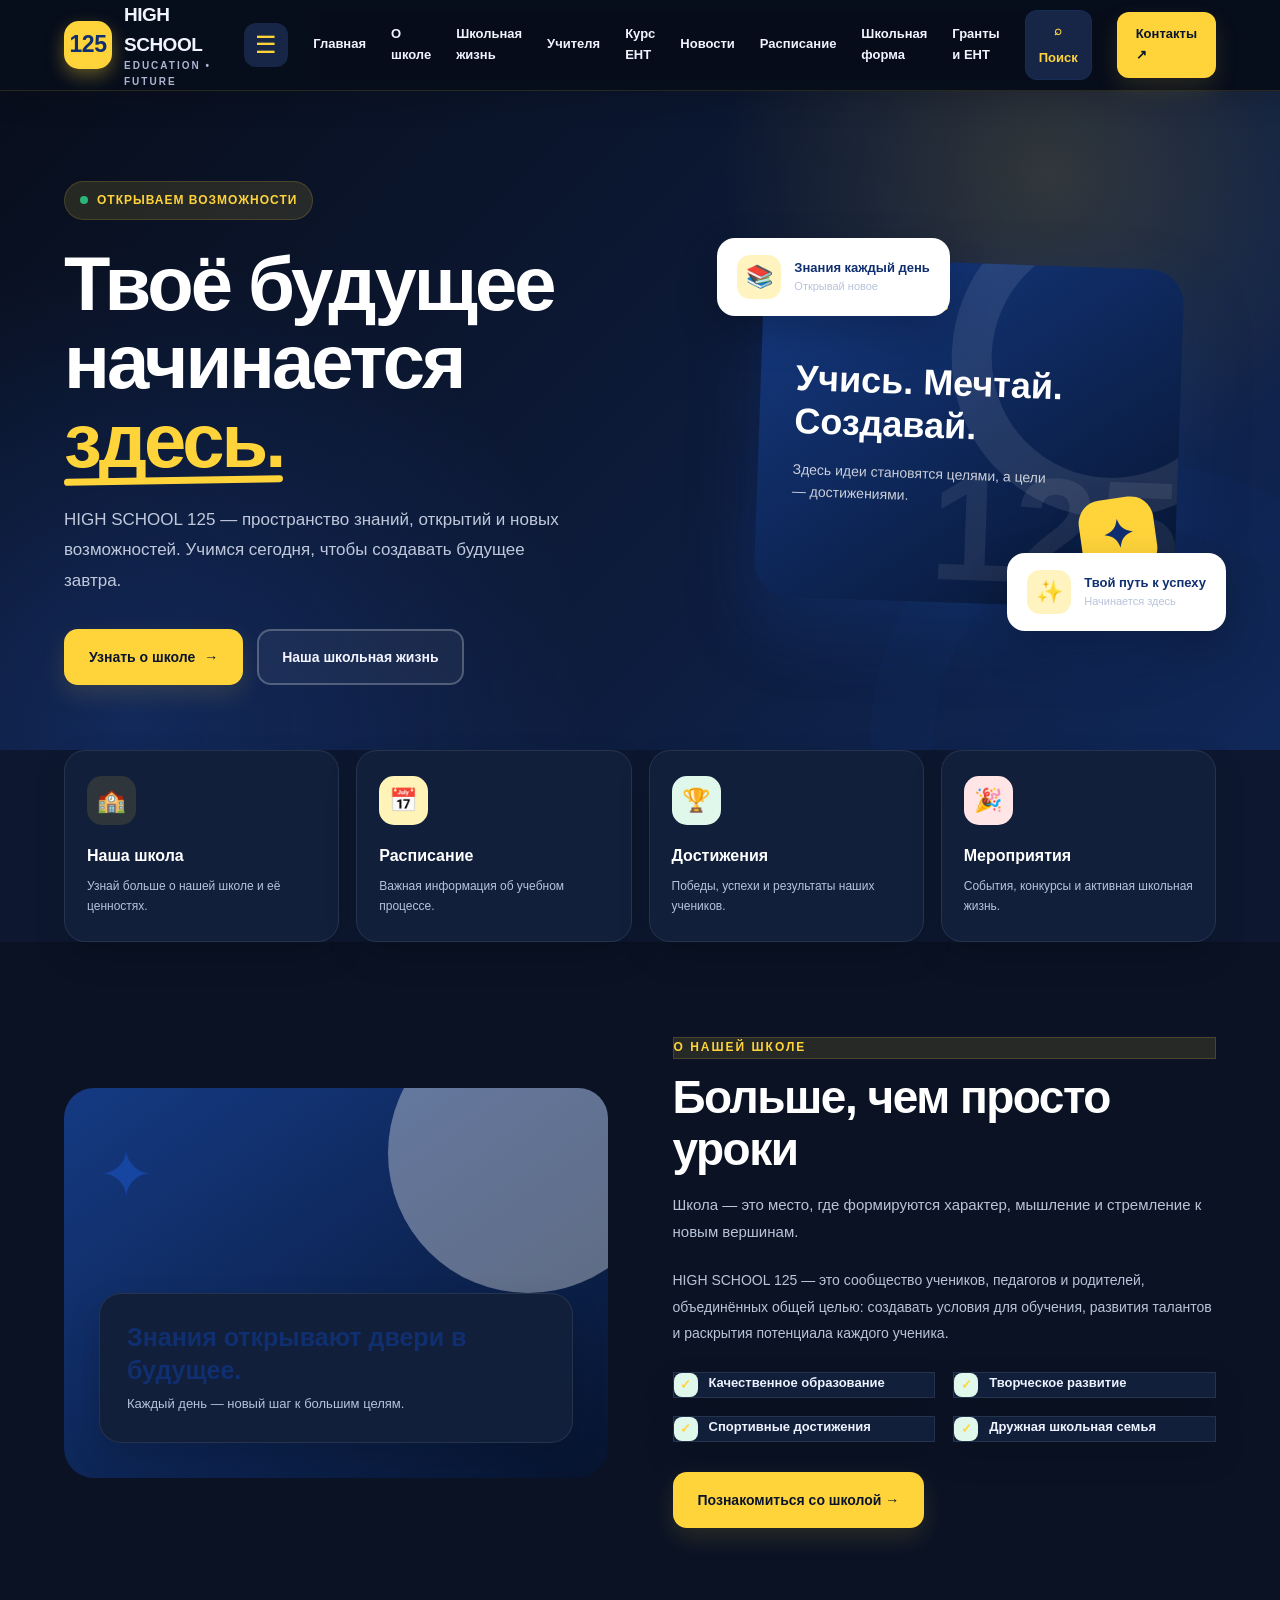
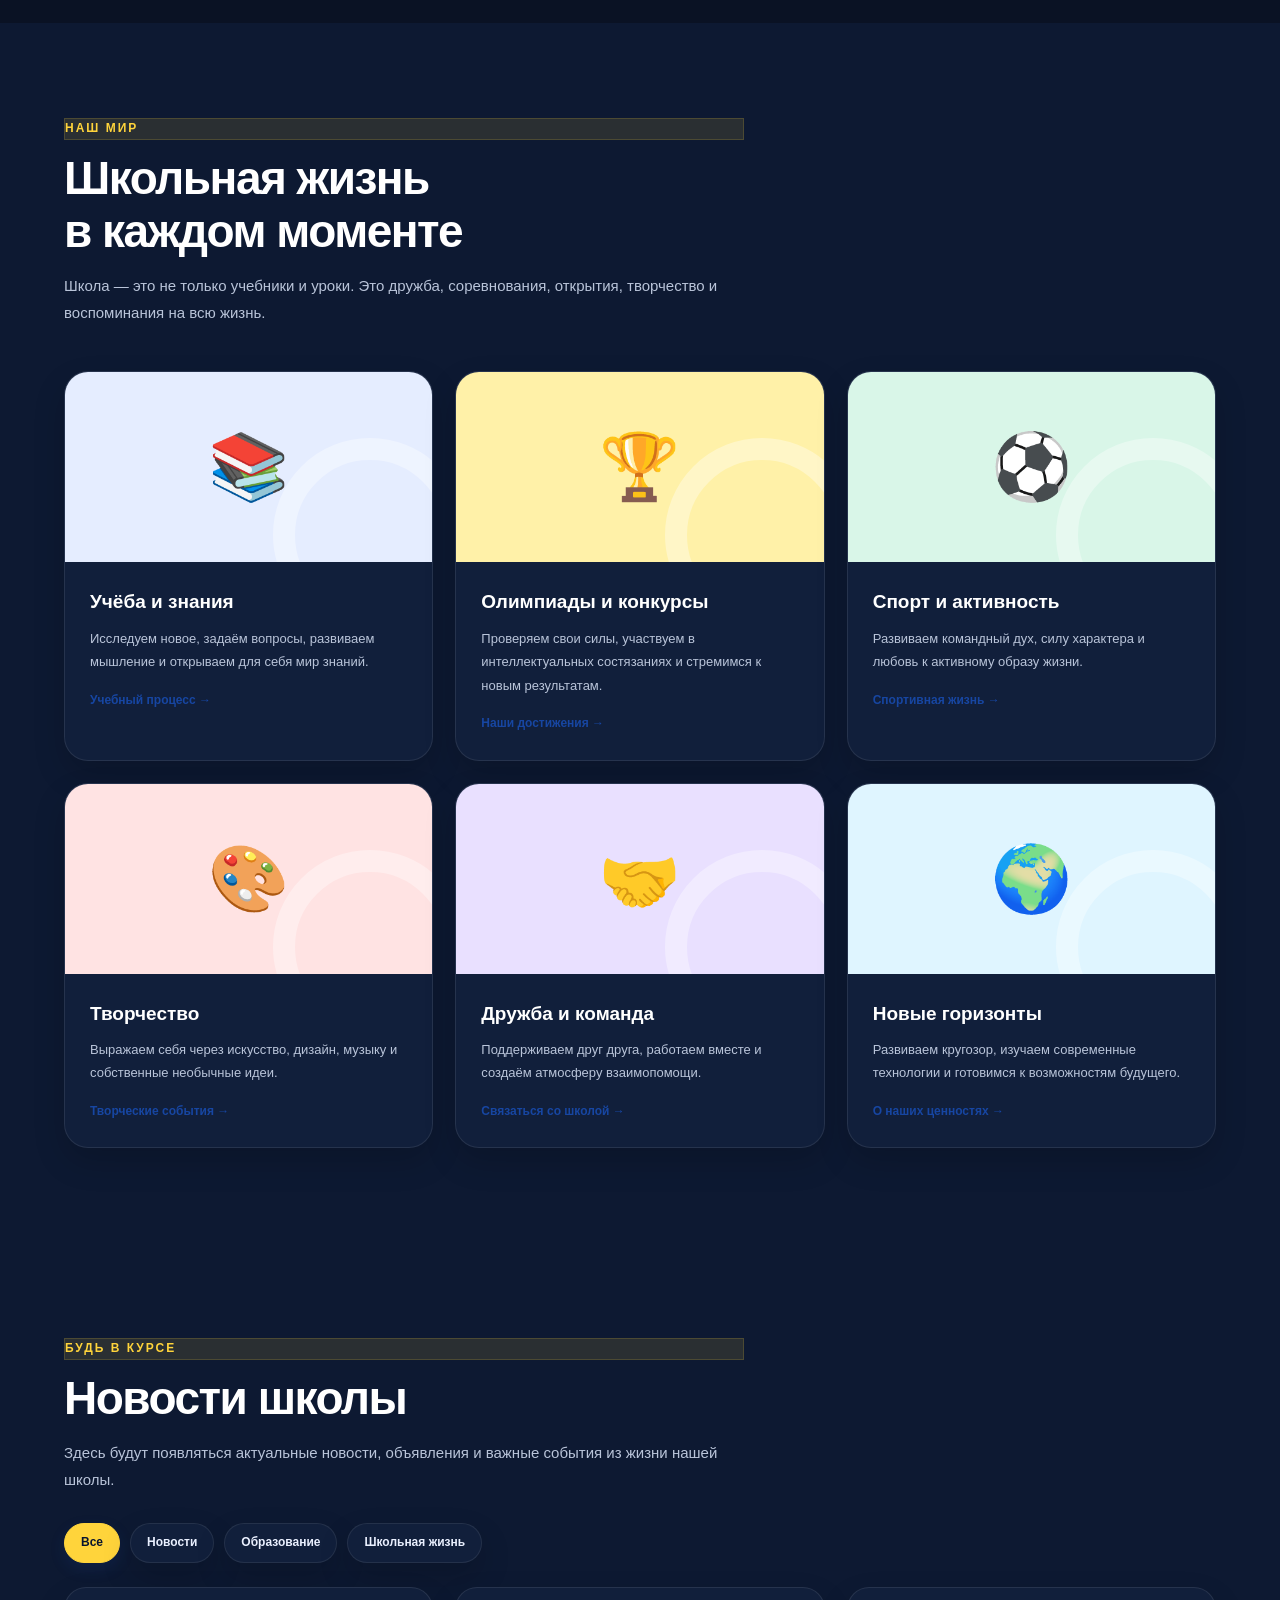
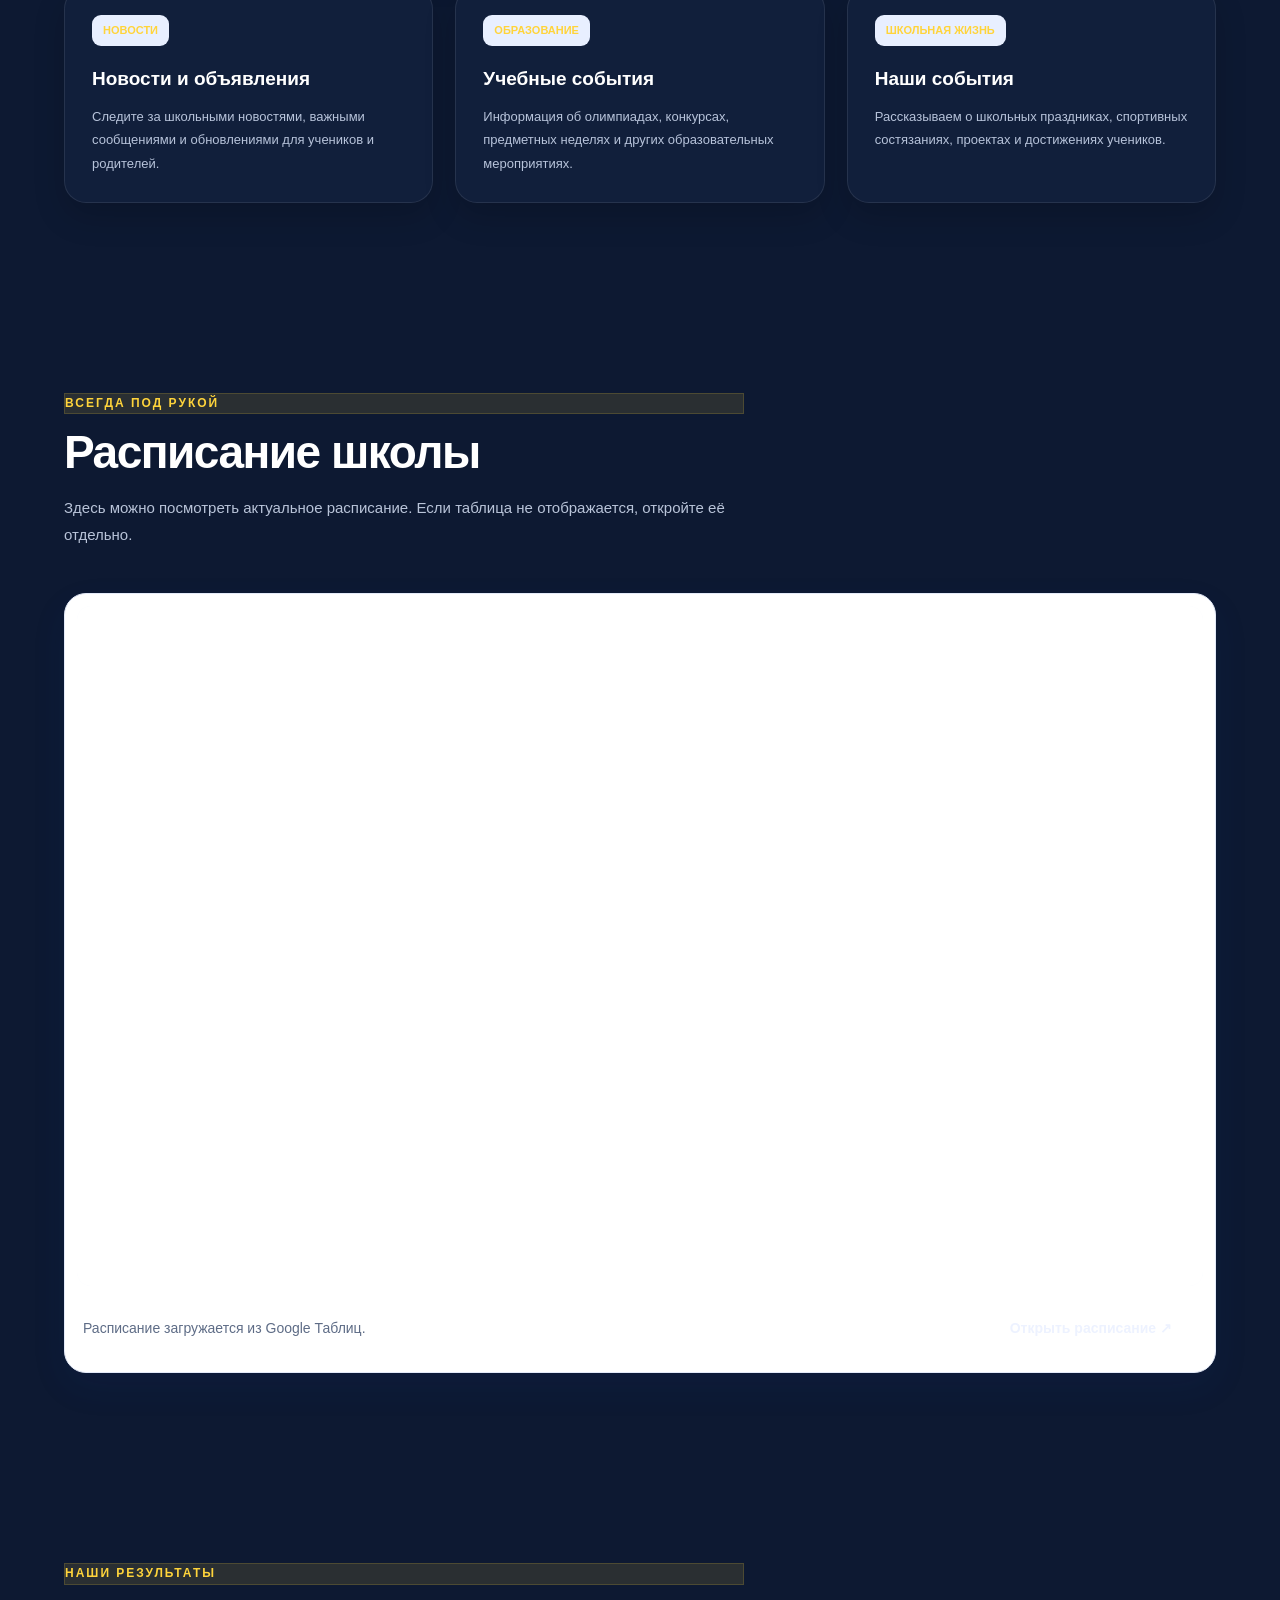
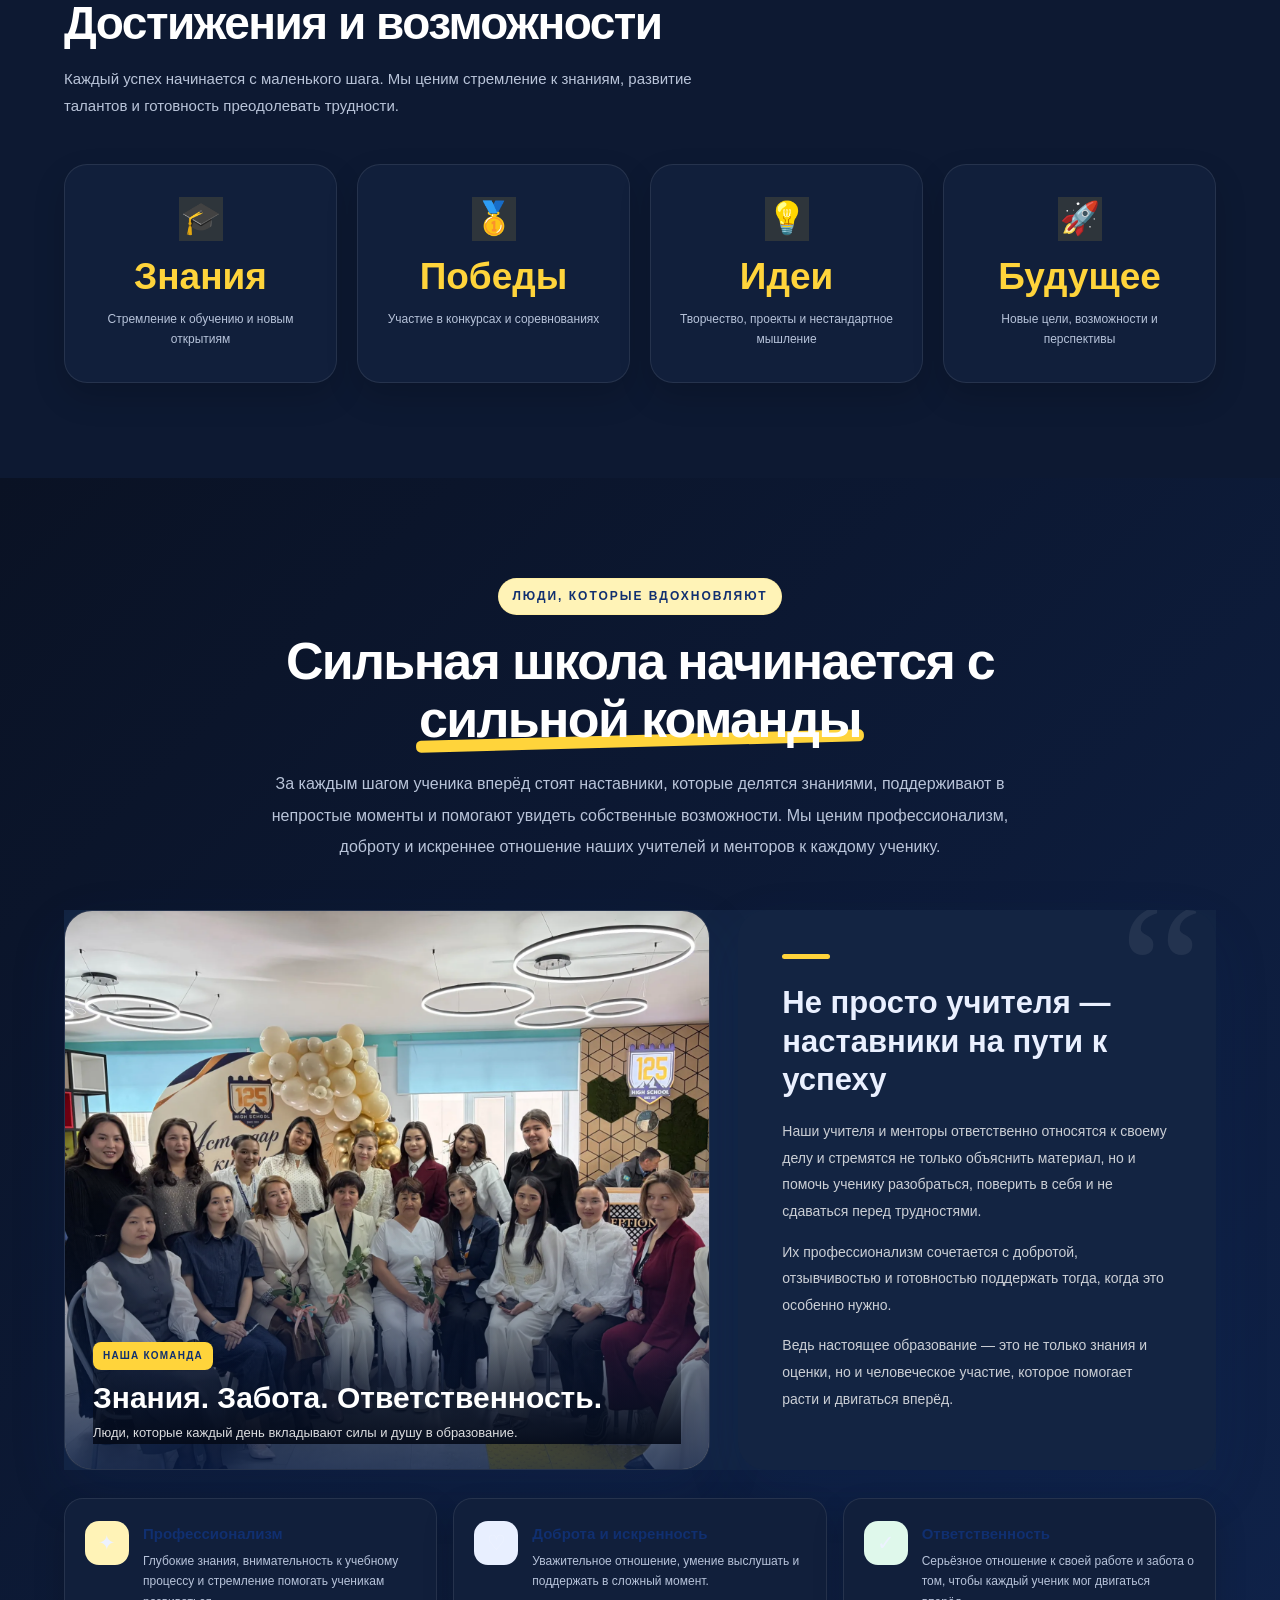
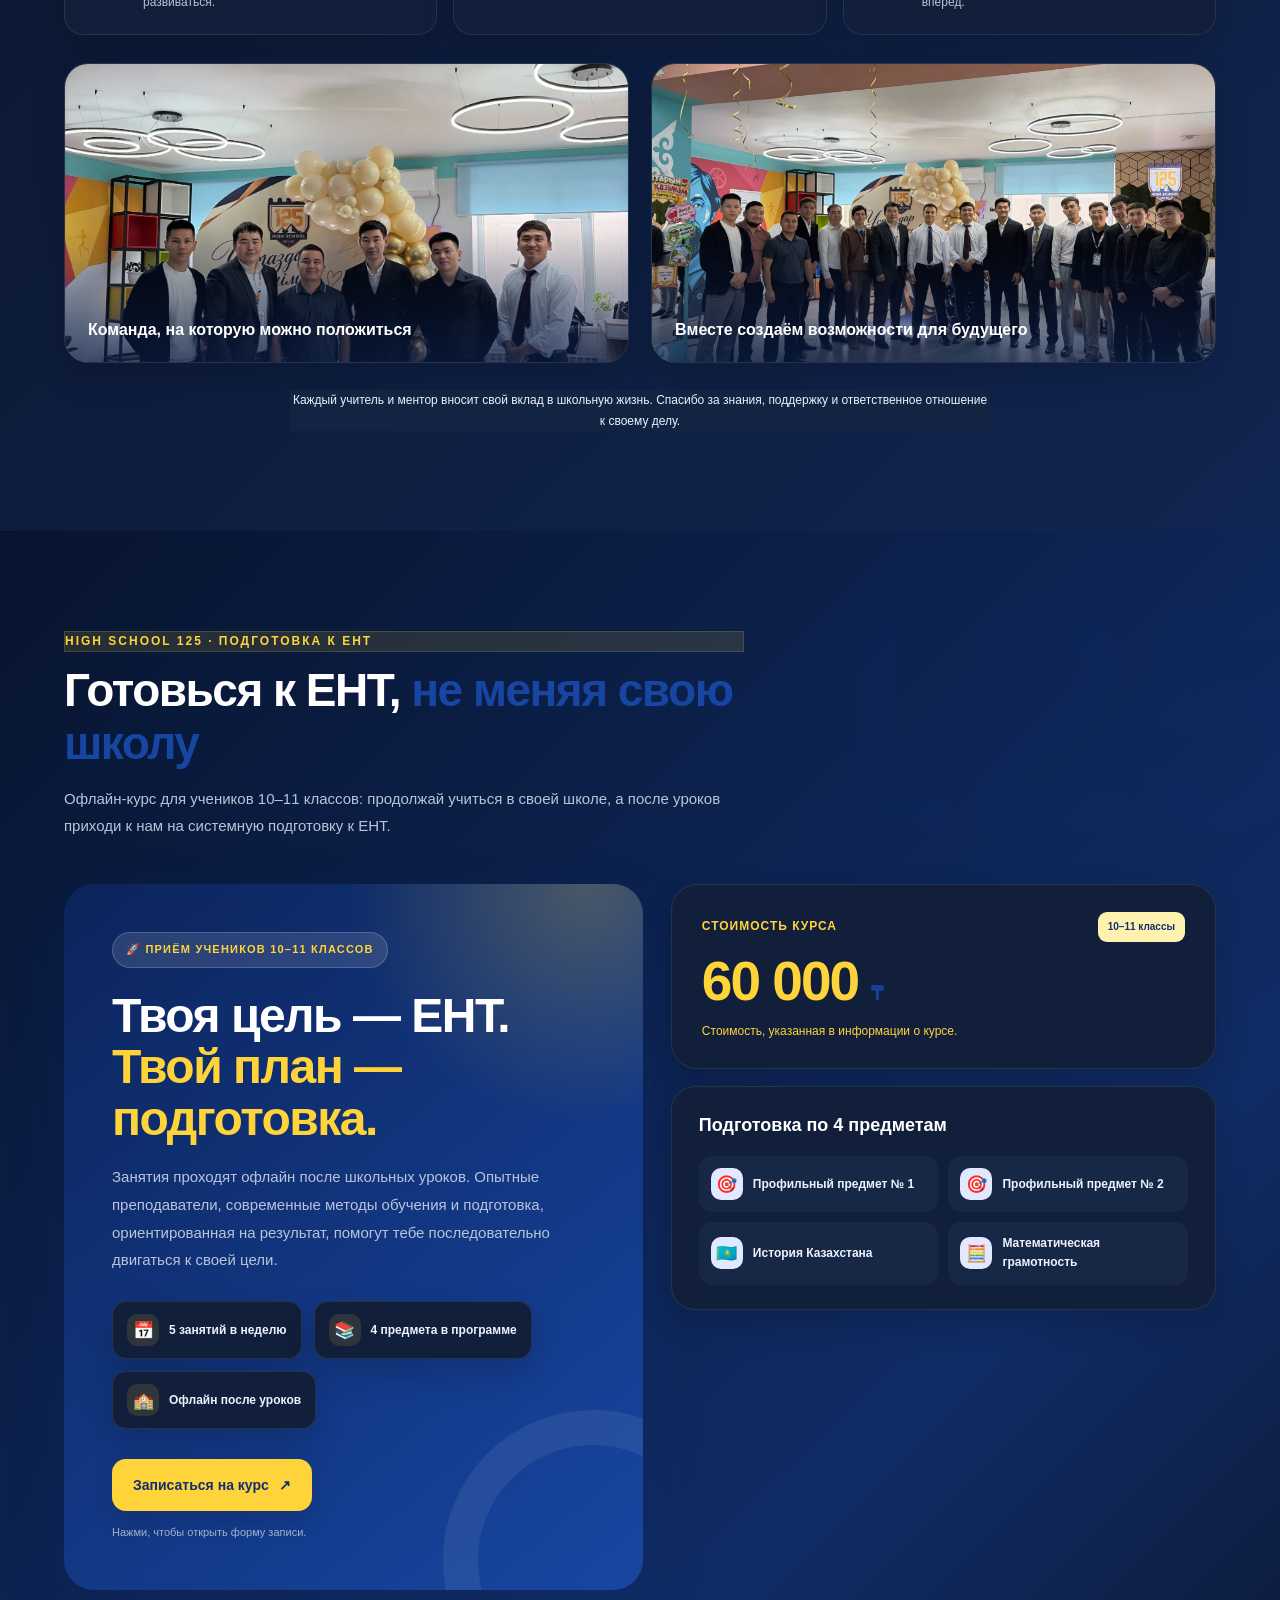
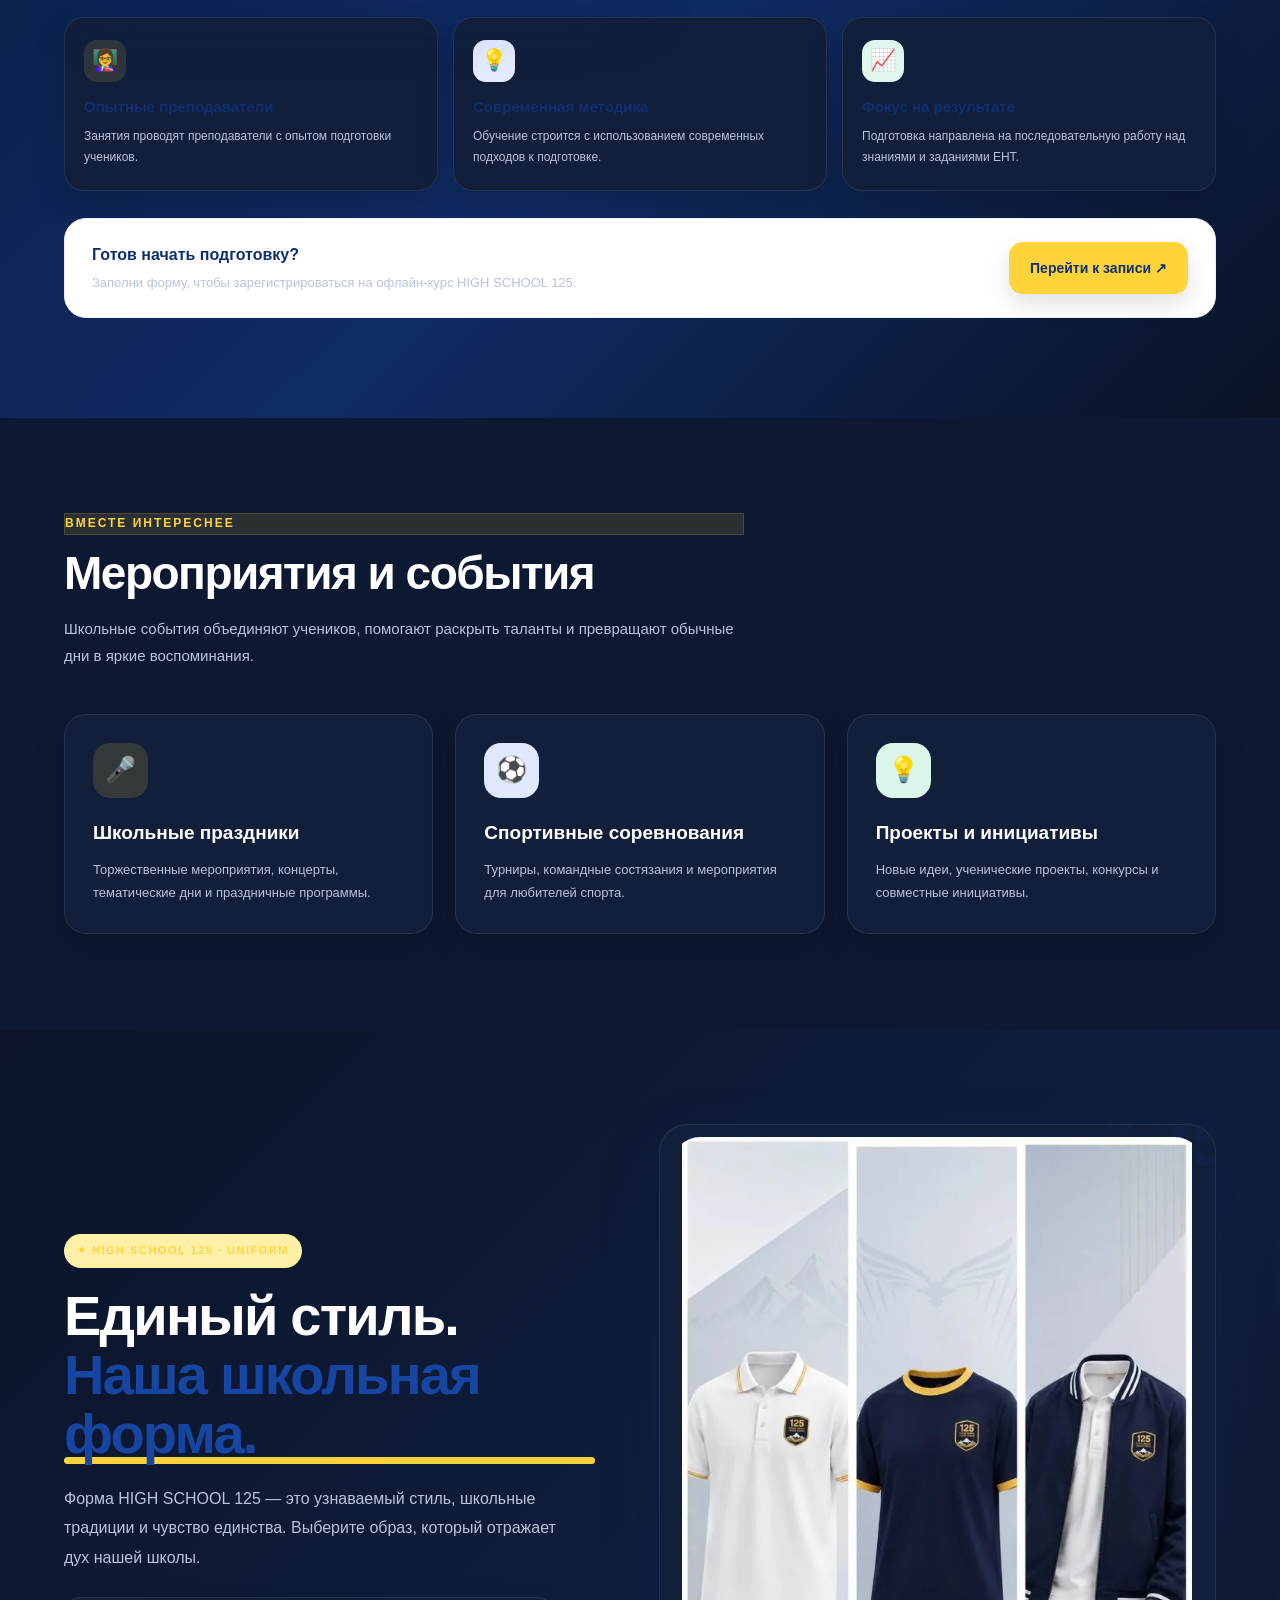
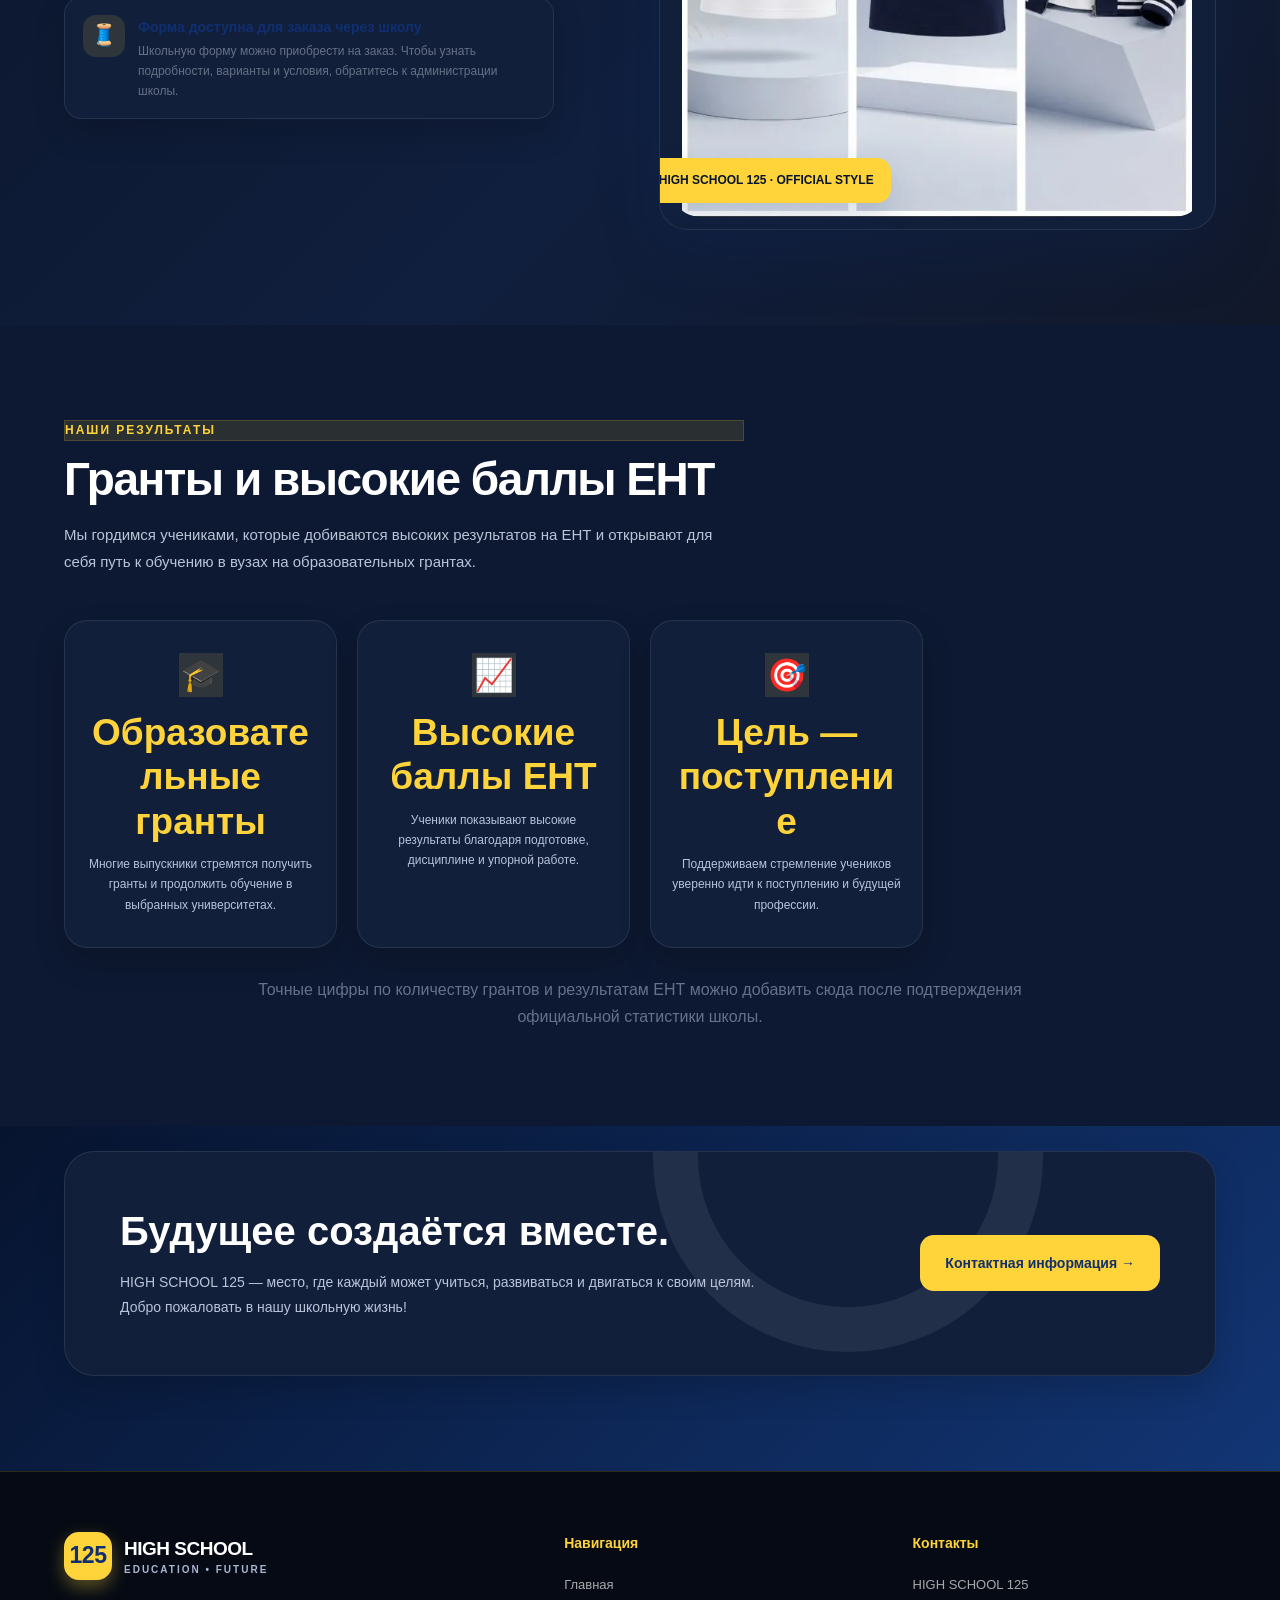
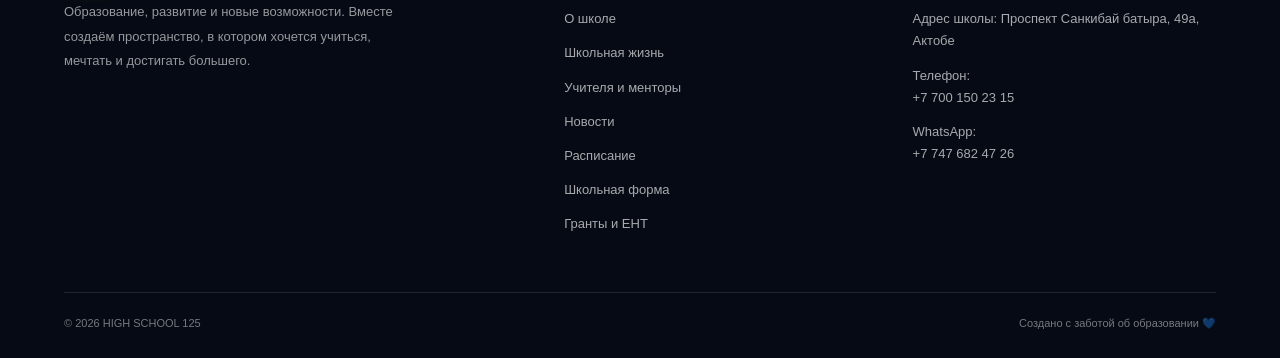
<file: high_school_125_site/index.html>
<!DOCTYPE html>
<html lang="ru">
<head>
    <meta charset="UTF-8">
    <meta name="viewport" content="width=device-width, initial-scale=1.0">
    <title>HIGH SCHOOL 125 — Школа будущего</title>
    <link rel="stylesheet" href="style.css">
</head>
<body>
    <header>
        <div class="container header-inner">
            <a href="#home" class="logo">
                <div class="logo-icon">125</div>
                <div>HIGH SCHOOL<small>EDUCATION • FUTURE</small></div>
            </a>
            <button class="menu-toggle" id="menuToggle" aria-label="Открыть меню" aria-expanded="false" aria-controls="mainNav">☰</button>
            <nav id="mainNav">
                <a href="#home">Главная</a><a href="#about">О школе</a><a href="#life">Школьная жизнь</a><a href="#teachers">Учителя</a><a href="#offline-course">Курс ЕНТ</a>
                <a href="#news">Новости</a><a href="#schedule">Расписание</a><a href="#uniform">Школьная форма</a><a href="#grants">Гранты и ЕНТ</a><button class="search-toggle" id="searchToggle" type="button" aria-label="Поиск по сайту" aria-expanded="false">⌕ <span>Поиск</span></button><a href="#contacts" class="nav-button">Контакты ↗</a>
            </nav>
        </div>
    </header>

    <div class="search-panel" id="searchPanel" hidden>
        <div class="search-panel-inner container">
            <label for="siteSearch">Что вы хотите найти?</label>
            <div class="search-input-wrap"><span aria-hidden="true">⌕</span><input id="siteSearch" type="search" placeholder="Например: расписание, спорт, новости…" autocomplete="off"><button id="clearSearch" type="button" aria-label="Очистить поиск">✕</button></div>
            <p class="search-hint" id="searchHint">Введите слово или тему — покажем подходящие разделы сайта.</p>
            <div class="search-results" id="searchResults" aria-live="polite"></div>
        </div>
    </div>
    <div class="scroll-progress" id="scrollProgress" aria-hidden="true"></div>

    <main>
        <section class="hero" id="home">
            <div class="container hero-grid">
                <div class="hero-content">
                    <div class="eyebrow">Открываем возможности</div>
                    <h1>Твоё будущее начинается <span>здесь.</span></h1>
                    <p class="hero-description">HIGH SCHOOL 125 — пространство знаний, открытий и новых возможностей. Учимся сегодня, чтобы создавать будущее завтра.</p>
                    <div class="hero-actions">
                        <a href="#about" class="button button-primary">Узнать о школе <span>→</span></a>
                        <a href="#life" class="button button-secondary">Наша школьная жизнь</a>
                    </div>
                </div>
                <div class="hero-visual">
                    <div class="floating-card top"><div class="floating-icon">📚</div><div><strong>Знания каждый день</strong><small>Открывай новое</small></div></div>
                    <div class="visual-main">
                        <div class="visual-label">HIGH SCHOOL 125</div>
                        <h2>Учись. Мечтай. Создавай.</h2>
                        <p>Здесь идеи становятся целями, а цели — достижениями.</p>
                        <div class="visual-symbol">✦</div>
                    </div>
                    <div class="floating-card bottom"><div class="floating-icon">✨</div><div><strong>Твой путь к успеху</strong><small>Начинается здесь</small></div></div>
                </div>
            </div>
        </section>

        <section class="quick-section"><div class="container quick-grid">
            <a href="#about" class="quick-card reveal"><div class="quick-icon">🏫</div><h3>Наша школа</h3><p>Узнай больше о нашей школе и её ценностях.</p></a>
            <a href="#schedule" class="quick-card reveal"><div class="quick-icon">📅</div><h3>Расписание</h3><p>Важная информация об учебном процессе.</p></a>
            <a href="#achievements" class="quick-card reveal"><div class="quick-icon">🏆</div><h3>Достижения</h3><p>Победы, успехи и результаты наших учеников.</p></a>
            <a href="#events" class="quick-card reveal"><div class="quick-icon">🎉</div><h3>Мероприятия</h3><p>События, конкурсы и активная школьная жизнь.</p></a>
        </div></section>

        <section class="content-section about-section" id="about"><div class="container about-grid">
            <div class="about-art reveal"><div class="about-art-card"><strong>Знания открывают двери в будущее.</strong><p>Каждый день — новый шаг к большим целям.</p></div></div>
            <div class="about-content reveal">
                <div class="section-heading"><div class="section-tag">О нашей школе</div><h2>Больше, чем просто уроки</h2><p>Школа — это место, где формируются характер, мышление и стремление к новым вершинам.</p></div>
                <p class="about-text">HIGH SCHOOL 125 — это сообщество учеников, педагогов и родителей, объединённых общей целью: создавать условия для обучения, развития талантов и раскрытия потенциала каждого ученика.</p>
                <div class="about-points">
                    <div class="about-point"><span class="check">✓</span><span>Качественное образование</span></div>
                    <div class="about-point"><span class="check">✓</span><span>Творческое развитие</span></div>
                    <div class="about-point"><span class="check">✓</span><span>Спортивные достижения</span></div>
                    <div class="about-point"><span class="check">✓</span><span>Дружная школьная семья</span></div>
                </div>
                <a href="#life" class="button button-primary">Познакомиться со школой →</a>
            </div>
        </div></section>

        <section class="content-section" id="life"><div class="container">
            <div class="section-heading reveal"><div class="section-tag">Наш мир</div><h2>Школьная жизнь<br>в каждом моменте</h2><p>Школа — это не только учебники и уроки. Это дружба, соревнования, открытия, творчество и воспоминания на всю жизнь.</p></div>
            <div class="life-grid">
                <article class="life-card reveal"><div class="life-visual">📚</div><div class="life-content"><h3>Учёба и знания</h3><p>Исследуем новое, задаём вопросы, развиваем мышление и открываем для себя мир знаний.</p><a href="#schedule" class="life-link">Учебный процесс →</a></div></article>
                <article class="life-card reveal"><div class="life-visual">🏆</div><div class="life-content"><h3>Олимпиады и конкурсы</h3><p>Проверяем свои силы, участвуем в интеллектуальных состязаниях и стремимся к новым результатам.</p><a href="#achievements" class="life-link">Наши достижения →</a></div></article>
                <article class="life-card reveal"><div class="life-visual">⚽</div><div class="life-content"><h3>Спорт и активность</h3><p>Развиваем командный дух, силу характера и любовь к активному образу жизни.</p><a href="#events" class="life-link">Спортивная жизнь →</a></div></article>
                <article class="life-card reveal"><div class="life-visual">🎨</div><div class="life-content"><h3>Творчество</h3><p>Выражаем себя через искусство, дизайн, музыку и собственные необычные идеи.</p><a href="#events" class="life-link">Творческие события →</a></div></article>
                <article class="life-card reveal"><div class="life-visual">🤝</div><div class="life-content"><h3>Дружба и команда</h3><p>Поддерживаем друг друга, работаем вместе и создаём атмосферу взаимопомощи.</p><a href="#contacts" class="life-link">Связаться со школой →</a></div></article>
                <article class="life-card reveal"><div class="life-visual">🌍</div><div class="life-content"><h3>Новые горизонты</h3><p>Развиваем кругозор, изучаем современные технологии и готовимся к возможностям будущего.</p><a href="#about" class="life-link">О наших ценностях →</a></div></article>
            </div>
        </div></section>

        <section class="content-section news-section" id="news"><div class="container">
            <div class="section-top"><div class="section-heading reveal"><div class="section-tag">Будь в курсе</div><h2>Новости школы</h2><p>Здесь будут появляться актуальные новости, объявления и важные события из жизни нашей школы.</p></div></div>
            <div class="filter-row" role="group" aria-label="Фильтр новостей"><button class="filter-chip active" type="button" data-filter="all">Все</button><button class="filter-chip" type="button" data-filter="news">Новости</button><button class="filter-chip" type="button" data-filter="education">Образование</button><button class="filter-chip" type="button" data-filter="life">Школьная жизнь</button></div>
            <div class="news-grid">
                <article class="news-card reveal" data-category="news"><div class="news-date">НОВОСТИ</div><h3>Новости и объявления</h3><p>Следите за школьными новостями, важными сообщениями и обновлениями для учеников и родителей.</p></article>
                <article class="news-card reveal" data-category="education"><div class="news-date">ОБРАЗОВАНИЕ</div><h3>Учебные события</h3><p>Информация об олимпиадах, конкурсах, предметных неделях и других образовательных мероприятиях.</p></article>
                <article class="news-card reveal" data-category="life"><div class="news-date">ШКОЛЬНАЯ ЖИЗНЬ</div><h3>Наши события</h3><p>Рассказываем о школьных праздниках, спортивных состязаниях, проектах и достижениях учеников.</p></article>
            </div>
        </div></section>

        <section class="content-section" id="schedule"><div class="container">
            <div class="section-heading reveal"><div class="section-tag">Всегда под рукой</div><h2>Расписание школы</h2><p>Здесь можно посмотреть актуальное расписание. Если таблица не отображается, откройте её отдельно.</p></div>
            <div class="schedule-embed reveal" style="background:#fff;border:1px solid #e4eaf8;border-radius:22px;padding:12px;box-shadow:0 14px 36px rgba(23,70,162,.08)">
                <iframe title="Расписание HIGH SCHOOL 125" src="https://docs.google.com/spreadsheets/d/1rHj-qaHxDI70c_oeqVIC5RiwlHBqjhF7J4Bli6JN2dw/preview?usp=drivesdk&amp;embedded=true" style="display:block;width:100%;height:680px;border:0;border-radius:14px;background:#f7f9ff" loading="lazy" allowfullscreen></iframe>
                <div style="display:flex;flex-wrap:wrap;gap:12px;align-items:center;justify-content:space-between;padding:14px 6px 4px"><span style="color:#5e6c86;font-size:14px">Расписание загружается из Google Таблиц.</span><a class="button" href="https://docs.google.com/spreadsheets/d/1rHj-qaHxDI70c_oeqVIC5RiwlHBqjhF7J4Bli6JN2dw/edit?usp=drivesdk" target="_blank" rel="noopener noreferrer">Открыть расписание ↗</a></div>
            </div>
        </div></section>

        <section class="content-section achievements-section" id="achievements"><div class="container">
            <div class="section-heading reveal"><div class="section-tag">Наши результаты</div><h2>Достижения и возможности</h2><p>Каждый успех начинается с маленького шага. Мы ценим стремление к знаниям, развитие талантов и готовность преодолевать трудности.</p></div>
            <div class="achievements-grid">
                <div class="achievement-card reveal"><div class="achievement-icon">🎓</div><span class="achievement-number">Знания</span><p>Стремление к обучению и новым открытиям</p></div>
                <div class="achievement-card reveal"><div class="achievement-icon">🥇</div><span class="achievement-number">Победы</span><p>Участие в конкурсах и соревнованиях</p></div>
                <div class="achievement-card reveal"><div class="achievement-icon">💡</div><span class="achievement-number">Идеи</span><p>Творчество, проекты и нестандартное мышление</p></div>
                <div class="achievement-card reveal"><div class="achievement-icon">🚀</div><span class="achievement-number">Будущее</span><p>Новые цели, возможности и перспективы</p></div>
            </div>
        </div></section>


        <section class="teachers-section" id="teachers"><div class="container">
            <div class="teachers-heading reveal"><div class="section-tag">Люди, которые вдохновляют</div><h2>Сильная школа начинается с <span>сильной команды</span></h2><p class="teachers-intro">За каждым шагом ученика вперёд стоят наставники, которые делятся знаниями, поддерживают в непростые моменты и помогают увидеть собственные возможности. Мы ценим профессионализм, доброту и искреннее отношение наших учителей и менторов к каждому ученику.</p></div>
            <div class="teachers-feature">
                <figure class="teachers-photo-main reveal"><img src="images/image-1.webp" alt="Команда учителей и менторов HIGH SCHOOL 125" loading="lazy"><figcaption class="teachers-photo-caption"><span>НАША КОМАНДА</span><h3>Знания. Забота. Ответственность.</h3><p>Люди, которые каждый день вкладывают силы и душу в образование.</p></figcaption></figure>
                <div class="teachers-message reveal"><div class="message-mark"></div><h3>Не просто учителя — наставники на пути к успеху</h3><p>Наши учителя и менторы ответственно относятся к своему делу и стремятся не только объяснить материал, но и помочь ученику разобраться, поверить в себя и не сдаваться перед трудностями.</p><p>Их профессионализм сочетается с добротой, отзывчивостью и готовностью поддержать тогда, когда это особенно нужно.</p><p>Ведь настоящее образование — это не только знания и оценки, но и человеческое участие, которое помогает расти и двигаться вперёд.</p></div>
            </div>
            <div class="teachers-values">
                <article class="teacher-value reveal"><div class="teacher-value-icon">✦</div><div><h4>Профессионализм</h4><p>Глубокие знания, внимательность к учебному процессу и стремление помогать ученикам развиваться.</p></div></article>
                <article class="teacher-value reveal"><div class="teacher-value-icon">♡</div><div><h4>Доброта и искренность</h4><p>Уважительное отношение, умение выслушать и поддержать в сложный момент.</p></div></article>
                <article class="teacher-value reveal"><div class="teacher-value-icon">✓</div><div><h4>Ответственность</h4><p>Серьёзное отношение к своей работе и забота о том, чтобы каждый ученик мог двигаться вперёд.</p></div></article>
            </div>
            <div class="teachers-gallery">
                <figure class="teachers-photo-card reveal"><img src="images/image-2.webp" alt="Мужская команда учителей и менторов HIGH SCHOOL 125" loading="lazy"><figcaption>Команда, на которую можно положиться</figcaption></figure>
                <figure class="teachers-photo-card reveal"><img src="images/image-3.webp" alt="Учителя и менторы HIGH SCHOOL 125 вместе" loading="lazy"><figcaption>Вместе создаём возможности для будущего</figcaption></figure>
            </div>
            <p class="teachers-note reveal">Каждый учитель и ментор вносит свой вклад в школьную жизнь. Спасибо за знания, поддержку и ответственное отношение к своему делу.</p>
        </div></section>


        <section class="offline-course" id="offline-course"><div class="container">
            <div class="section-heading reveal"><div class="section-tag">HIGH SCHOOL 125 · Подготовка к ЕНТ</div><h2>Готовься к ЕНТ, <span style="color:var(--blue)">не меняя свою школу</span></h2><p>Офлайн-курс для учеников 10–11 классов: продолжай учиться в своей школе, а после уроков приходи к нам на системную подготовку к ЕНТ.</p></div>
            <div class="course-shell">
                <div class="course-main reveal">
                    <div class="course-kicker">🚀 Приём учеников 10–11 классов</div>
                    <h2>Твоя цель — ЕНТ.<br><span>Твой план — подготовка.</span></h2>
                    <p class="course-lead">Занятия проходят офлайн после школьных уроков. Опытные преподаватели, современные методы обучения и подготовка, ориентированная на результат, помогут тебе последовательно двигаться к своей цели.</p>
                    <div class="course-facts">
                        <div class="course-fact"><span class="course-fact-icon">📅</span><span>5 занятий в неделю</span></div>
                        <div class="course-fact"><span class="course-fact-icon">📚</span><span>4 предмета в программе</span></div>
                        <div class="course-fact"><span class="course-fact-icon">🏫</span><span>Офлайн после уроков</span></div>
                    </div>
                    <a class="course-cta" href="https://docs.google.com/forms/d/e/1FAIpQLSdJqx_OtbC3yqRSVYaVPMFPKJt9_eKCBMdRcJkHcTxJKJUMwQ/viewform?fbclid=PAZXh0bgNhZW0CMTEAcGRvZgJzcnRjBmFwcF9pZA81NjcwNjczNDMzNTI0MjcAAaepBLb_Lh3ziZKEryTEOaDrXwMQAVq6gwJvvBK9OOg_IqB3asejKF-NCtC6xw_aem_nur9yLlIJ_GzbGVm8qeH_w" target="_blank" rel="noopener noreferrer">Записаться на курс <span aria-hidden="true">↗</span></a>
                    <p class="course-cta-note">Нажми, чтобы открыть форму записи.</p>
                </div>
                <div class="course-details reveal">
                    <div class="course-price-card">
                        <div class="course-price-top"><span class="course-price-label">Стоимость курса</span><span class="course-price-badge">10–11 классы</span></div>
                        <div class="course-price">60 000 <span>₸</span></div>
                        <p class="course-price-caption">Стоимость, указанная в информации о курсе.</p>
                    </div>
                    <div class="course-detail-card">
                        <h3>Подготовка по 4 предметам</h3>
                        <div class="course-subjects">
                            <div class="course-subject"><span class="course-subject-icon">🎯</span><span>Профильный предмет № 1</span></div>
                            <div class="course-subject"><span class="course-subject-icon">🎯</span><span>Профильный предмет № 2</span></div>
                            <div class="course-subject"><span class="course-subject-icon">🇰🇿</span><span>История Казахстана</span></div>
                            <div class="course-subject"><span class="course-subject-icon">🧮</span><span>Математическая грамотность</span></div>
                        </div>
                    </div>
                </div>
            </div>
            <div class="course-benefits">
                <article class="course-benefit reveal"><div class="course-benefit-icon">👩‍🏫</div><h3>Опытные преподаватели</h3><p>Занятия проводят преподаватели с опытом подготовки учеников.</p></article>
                <article class="course-benefit reveal"><div class="course-benefit-icon">💡</div><h3>Современная методика</h3><p>Обучение строится с использованием современных подходов к подготовке.</p></article>
                <article class="course-benefit reveal"><div class="course-benefit-icon">📈</div><h3>Фокус на результате</h3><p>Подготовка направлена на последовательную работу над знаниями и заданиями ЕНТ.</p></article>
            </div>
            <div class="course-bottom-cta reveal"><div><strong>Готов начать подготовку?</strong><p>Заполни форму, чтобы зарегистрироваться на офлайн-курс HIGH SCHOOL 125.</p></div><a class="course-cta" href="https://docs.google.com/forms/d/e/1FAIpQLSdJqx_OtbC3yqRSVYaVPMFPKJt9_eKCBMdRcJkHcTxJKJUMwQ/viewform?fbclid=PAZXh0bgNhZW0CMTEAcGRvZgJzcnRjBmFwcF9pZA81NjcwNjczNDMzNTI0MjcAAaepBLb_Lh3ziZKEryTEOaDrXwMQAVq6gwJvvBK9OOg_IqB3asejKF-NCtC6xw_aem_nur9yLlIJ_GzbGVm8qeH_w" target="_blank" rel="noopener noreferrer">Перейти к записи ↗</a></div>
        </div></section>

        <section class="content-section" id="events"><div class="container">
            <div class="section-heading reveal"><div class="section-tag">Вместе интереснее</div><h2>Мероприятия и события</h2><p>Школьные события объединяют учеников, помогают раскрыть таланты и превращают обычные дни в яркие воспоминания.</p></div>
            <div class="events-grid">
                <article class="event-card reveal"><div class="event-icon">🎤</div><h3>Школьные праздники</h3><p>Торжественные мероприятия, концерты, тематические дни и праздничные программы.</p></article>
                <article class="event-card reveal"><div class="event-icon">⚽</div><h3>Спортивные соревнования</h3><p>Турниры, командные состязания и мероприятия для любителей спорта.</p></article>
                <article class="event-card reveal"><div class="event-icon">💡</div><h3>Проекты и инициативы</h3><p>Новые идеи, ученические проекты, конкурсы и совместные инициативы.</p></article>
            </div>
        </div></section>



        <section class="content-section uniform-section" id="uniform"><div class="container">
            <div class="uniform-layout">
                <div class="uniform-copy reveal">
                    <div class="uniform-kicker">✦ HIGH SCHOOL 125 · UNIFORM</div>
                    <h2 class="uniform-title">Единый стиль.<br><span>Наша школьная форма.</span></h2>
                    <p class="uniform-description">Форма HIGH SCHOOL 125 — это узнаваемый стиль, школьные традиции и чувство единства. Выберите образ, который отражает дух нашей школы.</p>
                    <div class="uniform-note"><div class="uniform-note-icon">🧵</div><div><strong>Форма доступна для заказа через школу</strong><p>Школьную форму можно приобрести на заказ. Чтобы узнать подробности, варианты и условия, обратитесь к администрации школы.</p></div></div>
                </div>
                <div class="uniform-visual reveal"><img src="images/image-4.webp" alt="Варианты школьной формы HIGH SCHOOL 125" loading="lazy"><div class="uniform-badge">HIGH SCHOOL 125 · OFFICIAL STYLE</div></div>
            </div>
        </div></section>

        <section class="content-section faq-section" id="grants"><div class="container">
            <div class="section-heading reveal"><div class="section-tag">Наши результаты</div><h2>Гранты и высокие баллы ЕНТ</h2><p>Мы гордимся учениками, которые добиваются высоких результатов на ЕНТ и открывают для себя путь к обучению в вузах на образовательных грантах.</p></div>
            <div class="achievements-grid grants-grid">
                <div class="achievement-card reveal"><div class="achievement-icon">🎓</div><span class="achievement-number">Образовательные гранты</span><p>Многие выпускники стремятся получить гранты и продолжить обучение в выбранных университетах.</p></div>
                <div class="achievement-card reveal"><div class="achievement-icon">📈</div><span class="achievement-number">Высокие баллы ЕНТ</span><p>Ученики показывают высокие результаты благодаря подготовке, дисциплине и упорной работе.</p></div>
                <div class="achievement-card reveal"><div class="achievement-icon">🎯</div><span class="achievement-number">Цель — поступление</span><p>Поддерживаем стремление учеников уверенно идти к поступлению и будущей профессии.</p></div>
            </div>
            <p class="reveal" style="max-width:850px;margin:28px auto 0;text-align:center;color:#65718a;line-height:1.7">Точные цифры по количеству грантов и результатам ЕНТ можно добавить сюда после подтверждения официальной статистики школы.</p>
        </div></section>

        <section class="contact-section" id="contacts"><div class="container">
            <div class="contact-banner reveal"><div class="contact-banner-content"><h2>Будущее создаётся вместе.</h2><p>HIGH SCHOOL 125 — место, где каждый может учиться, развиваться и двигаться к своим целям. Добро пожаловать в нашу школьную жизнь!</p></div><a href="#footer" class="button">Контактная информация →</a></div>
        </div></section>
    </main>

    <button class="back-to-top" id="backToTop" type="button" aria-label="Наверх" title="Наверх">↑</button>

    <footer id="footer"><div class="container">
        <div class="footer-grid">
            <div class="footer-brand"><a href="#home" class="logo"><div class="logo-icon">125</div><div>HIGH SCHOOL<small>EDUCATION • FUTURE</small></div></a><p>Образование, развитие и новые возможности. Вместе создаём пространство, в котором хочется учиться, мечтать и достигать большего.</p></div>
            <div class="footer-column"><h3>Навигация</h3><a href="#home">Главная</a><a href="#about">О школе</a><a href="#life">Школьная жизнь</a><a href="#teachers">Учителя и менторы</a><a href="#news">Новости</a><a href="#schedule">Расписание</a><a href="#uniform">Школьная форма</a><a href="#grants">Гранты и ЕНТ</a></div>
            <div class="footer-column"><h3>Контакты</h3><p>HIGH SCHOOL 125</p><p>Адрес школы: Проспект Санкибай батыра, 49а, Актобе</p><p>Телефон: <a href="tel:+77001502315">+7 700 150 23 15</a></p><p>WhatsApp: <a href="https://wa.me/77476824726" target="_blank" rel="noopener noreferrer">+7 747 682 47 26</a></p></div>
        </div>
        <div class="footer-bottom"><span>© <span id="year"></span> HIGH SCHOOL 125</span><span>Создано с заботой об образовании 💙</span></div>
    </div></footer>

    <script src="script.js"></script>
</body>
</html>
</file>
<file: high_school_125_site/style.css>
:root{--blue:#1746a2;--blue-dark:#102f70;--yellow:#ffd43b;--white:#ffffff;--light:#f4f7ff;--text:#17213a;--muted:#667085;--radius:24px;--shadow:0 15px 40px rgba(23,70,162,0.10);}*{margin:0;padding:0;box-sizing:border-box;}html{scroll-behavior:smooth;scroll-padding-top:90px;}body{font-family:Arial,Helvetica,sans-serif;background:var(--white);color:var(--text);line-height:1.6;overflow-x:hidden;}a{text-decoration:none;color:inherit;}button{font:inherit;}.container{width:min(1180px,90%);margin:0 auto;}header{position:sticky;top:0;z-index:1000;background:rgba(255,255,255,0.94);backdrop-filter:blur(15px);border-bottom:1px solid rgba(23,70,162,0.08);}.header-inner{min-height:82px;display:flex;align-items:center;justify-content:space-between;gap:25px;}.logo{display:flex;align-items:center;gap:12px;font-size:19px;font-weight:900;color:var(--blue);letter-spacing:-0.5px;}.logo-icon{width:48px;height:48px;border-radius:15px;display:grid;place-items:center;color:var(--blue-dark);background:var(--yellow);font-size:23px;box-shadow:0 7px 18px rgba(255,212,59,0.35);}.logo small{display:block;font-size:10px;color:var(--muted);letter-spacing:2px;margin-top:-3px;}nav{display:flex;align-items:center;gap:25px;}nav a{font-size:13px;font-weight:700;color:#34405a;transition:color 0.25s;}nav a:hover{color:var(--blue);}.nav-button{background:var(--blue);color:var(--white);padding:12px 19px;border-radius:12px;transition:0.25s;}.nav-button:hover{background:var(--blue-dark);color:var(--white);transform:translateY(-2px);}.menu-toggle{display:none;width:44px;height:44px;border:none;border-radius:12px;background:var(--light);color:var(--blue);font-size:24px;cursor:pointer;}.hero{position:relative;overflow:hidden;padding:90px 0 100px;background:radial-gradient(circle at 85% 15%,rgba(255,212,59,0.30),transparent 25%),linear-gradient(135deg,#f7f9ff 0%,#eaf0ff 100%);}.hero::before{content:"";position:absolute;width:420px;height:420px;border-radius:50%;border:65px solid rgba(23,70,162,0.045);right:-140px;bottom:-230px;}.hero-grid{position:relative;z-index:1;display:grid;grid-template-columns:1.1fr 0.9fr;align-items:center;gap:55px;}.eyebrow{display:inline-flex;align-items:center;gap:9px;padding:9px 15px;border-radius:100px;background:rgba(23,70,162,0.08);color:var(--blue);font-size:12px;font-weight:800;letter-spacing:1px;text-transform:uppercase;margin-bottom:25px;}.eyebrow::before{content:"";width:8px;height:8px;background:#28b67a;border-radius:50%;}.hero h1{max-width:700px;font-size:clamp(42px,6vw,76px);line-height:1.03;letter-spacing:-3px;color:var(--blue-dark);margin-bottom:25px;}.hero h1 span{color:var(--blue);position:relative;display:inline-block;}.hero h1 span::after{content:"";position:absolute;left:0;right:0;bottom:-4px;height:7px;border-radius:10px;background:var(--yellow);z-index:-1;transform:rotate(-1deg);}.hero-description{max-width:520px;color:var(--muted);font-size:17px;line-height:1.8;margin-bottom:32px;}.hero-actions{display:flex;flex-wrap:wrap;align-items:center;gap:14px;}.button{display:inline-flex;align-items:center;justify-content:center;gap:9px;padding:15px 23px;border-radius:14px;font-weight:800;font-size:14px;border:2px solid transparent;transition:0.25s;cursor:pointer;}.button-primary{background:var(--blue);color:white;box-shadow:0 10px 25px rgba(23,70,162,0.22);}.button-primary:hover{transform:translateY(-4px);background:var(--blue-dark);box-shadow:0 15px 30px rgba(23,70,162,0.25);}.button-secondary{border-color:rgba(23,70,162,0.18);color:var(--blue);background:rgba(255,255,255,0.6);}.button-secondary:hover{background:white;border-color:var(--blue);}.hero-visual{min-height:420px;position:relative;display:grid;place-items:center;}.visual-main{width:min(100%,420px);min-height:340px;border-radius:35px;background:linear-gradient(145deg,var(--blue),#3977e8);color:white;padding:35px;position:relative;overflow:hidden;box-shadow:0 30px 70px rgba(23,70,162,0.25);transform:rotate(2deg);}.visual-main::before{content:"";position:absolute;width:240px;height:240px;border:40px solid rgba(255,255,255,0.09);border-radius:50%;right:-90px;top:-70px;}.visual-main::after{content:"125";position:absolute;font-size:150px;line-height:1;font-weight:900;color:rgba(255,255,255,0.08);right:-5px;bottom:0;}.visual-label{position:relative;z-index:1;font-size:12px;letter-spacing:3px;font-weight:800;color:var(--yellow);}.visual-main h2{position:relative;z-index:1;margin-top:45px;font-size:36px;line-height:1.2;max-width:280px;}.visual-main p{position:relative;z-index:1;margin-top:15px;color:rgba(255,255,255,0.78);font-size:14px;max-width:260px;}.visual-symbol{position:absolute;z-index:2;width:75px;height:75px;right:20px;bottom:35px;background:var(--yellow);color:var(--blue-dark);border-radius:23px;display:grid;place-items:center;font-size:38px;font-weight:900;transform:rotate(-10deg);box-shadow:0 15px 35px rgba(16,47,112,0.2);}.floating-card{position:absolute;z-index:3;background:white;border-radius:18px;padding:17px 20px;box-shadow:var(--shadow);display:flex;align-items:center;gap:13px;animation:float 4s ease-in-out infinite;}.floating-card.top{top:15px;left:-5px;}.floating-card.bottom{bottom:12px;right:-10px;animation-delay:1s;}.floating-icon{width:44px;height:44px;border-radius:13px;display:grid;place-items:center;background:#fff4bf;font-size:22px;}.floating-card strong{display:block;font-size:13px;color:var(--blue-dark);}.floating-card small{display:block;font-size:11px;color:var(--muted);}@keyframes float{0%,100%{transform:translateY(0);}50%{transform:translateY(-10px);}}.quick-section{position:relative;z-index:5;margin-top:-35px;}.quick-grid{display:grid;grid-template-columns:repeat(4,1fr);gap:17px;}.quick-card{background:white;border:1px solid #edf0f8;padding:25px 22px;border-radius:21px;box-shadow:var(--shadow);transition:0.3s;}.quick-card:hover{transform:translateY(-7px);box-shadow:0 20px 45px rgba(23,70,162,0.14);}.quick-icon{width:49px;height:49px;border-radius:15px;display:grid;place-items:center;font-size:23px;margin-bottom:18px;background:#e8efff;}.quick-card:nth-child(2) .quick-icon{background:#fff3b7;}.quick-card:nth-child(3) .quick-icon{background:#dff8eb;}.quick-card:nth-child(4) .quick-icon{background:#ffe5e5;}.quick-card h3{color:var(--blue-dark);font-size:16px;margin-bottom:7px;}.quick-card p{color:var(--muted);font-size:12px;line-height:1.7;}section.content-section{padding:95px 0;}.section-heading{max-width:680px;margin-bottom:45px;}.section-tag{color:var(--blue);font-size:12px;letter-spacing:2px;font-weight:900;text-transform:uppercase;margin-bottom:12px;}.section-heading h2{font-size:clamp(30px,4vw,46px);color:var(--blue-dark);line-height:1.15;letter-spacing:-1.5px;margin-bottom:15px;}.section-heading p{color:var(--muted);font-size:15px;line-height:1.8;}.about-section{background:#fbfcff;}.about-grid{display:grid;grid-template-columns:1fr 1fr;align-items:center;gap:65px;}.about-art{min-height:390px;border-radius:30px;background:var(--yellow);position:relative;overflow:hidden;padding:35px;display:flex;align-items:flex-end;}.about-art::before{content:"";position:absolute;width:280px;height:280px;border-radius:50%;background:rgba(255,255,255,0.35);top:-75px;right:-60px;}.about-art::after{content:"✦";position:absolute;top:35px;left:35px;font-size:65px;color:var(--blue);}.about-art-card{position:relative;z-index:1;background:white;width:100%;padding:27px;border-radius:22px;box-shadow:0 15px 35px rgba(16,47,112,0.12);}.about-art-card strong{display:block;font-size:25px;color:var(--blue-dark);line-height:1.3;margin-bottom:8px;}.about-art-card p{font-size:13px;color:var(--muted);}.about-content .section-heading{margin-bottom:22px;}.about-text{color:var(--muted);font-size:14px;line-height:1.9;margin-bottom:25px;}.about-points{display:grid;grid-template-columns:1fr 1fr;gap:18px;margin-bottom:30px;}.about-point{display:flex;align-items:flex-start;gap:11px;font-size:13px;font-weight:700;}.check{flex-shrink:0;width:24px;height:24px;border-radius:8px;display:grid;place-items:center;background:#dff8eb;color:#148453;}.life-grid{display:grid;grid-template-columns:repeat(3,1fr);gap:22px;}.life-card{border-radius:var(--radius);overflow:hidden;background:white;border:1px solid #edf0f8;box-shadow:0 10px 30px rgba(23,70,162,0.06);transition:0.3s;}.life-card:hover{transform:translateY(-7px);box-shadow:var(--shadow);}.life-visual{height:190px;display:grid;place-items:center;font-size:65px;position:relative;overflow:hidden;}.life-visual::after{content:"";position:absolute;width:150px;height:150px;border:22px solid rgba(255,255,255,0.35);border-radius:50%;right:-35px;bottom:-70px;}.life-card:nth-child(1) .life-visual{background:#e5edff;}.life-card:nth-child(2) .life-visual{background:#fff1a8;}.life-card:nth-child(3) .life-visual{background:#d9f6e8;}.life-card:nth-child(4) .life-visual{background:#ffe3e3;}.life-card:nth-child(5) .life-visual{background:#e9e0ff;}.life-card:nth-child(6) .life-visual{background:#dff5ff;}.life-content{padding:25px;}.life-content h3{color:var(--blue-dark);font-size:19px;margin-bottom:9px;}.life-content p{color:var(--muted);font-size:13px;line-height:1.8;}.life-link{display:inline-block;margin-top:17px;color:var(--blue);font-size:12px;font-weight:900;}.news-section{background:var(--light);}.section-top{display:flex;justify-content:space-between;align-items:flex-end;gap:25px;}.section-top .section-heading{margin-bottom:40px;}.news-grid{display:grid;grid-template-columns:repeat(3,1fr);gap:22px;}.news-card{background:white;border-radius:22px;padding:27px;border:1px solid #e9eefb;transition:0.3s;}.news-card:hover{transform:translateY(-5px);box-shadow:var(--shadow);}.news-date{display:inline-block;padding:7px 11px;border-radius:9px;background:#e8efff;color:var(--blue);font-size:11px;font-weight:800;margin-bottom:20px;}.news-card h3{color:var(--blue-dark);font-size:19px;line-height:1.4;margin-bottom:12px;}.news-card p{color:var(--muted);font-size:13px;line-height:1.8;}.schedule-grid{display:grid;grid-template-columns:0.8fr 1.2fr;gap:35px;align-items:start;}.schedule-info{background:var(--blue);color:white;border-radius:27px;padding:35px;position:relative;overflow:hidden;}.schedule-info::after{content:"◷";position:absolute;right:-15px;bottom:-60px;font-size:180px;line-height:1;color:rgba(255,255,255,0.08);}.schedule-info h3{position:relative;z-index:1;font-size:25px;margin-bottom:15px;}.schedule-info p{position:relative;z-index:1;color:rgba(255,255,255,0.75);font-size:14px;line-height:1.8;}.schedule-list{display:grid;gap:13px;}.schedule-item{display:flex;align-items:center;justify-content:space-between;gap:20px;padding:19px 22px;border:1px solid #edf0f8;border-radius:17px;transition:0.25s;}.schedule-item:hover{border-color:#c9d7ff;background:#fbfcff;}.schedule-item strong{display:block;color:var(--blue-dark);font-size:14px;}.schedule-item small{display:block;color:var(--muted);font-size:12px;margin-top:4px;}.schedule-time{flex-shrink:0;padding:8px 11px;border-radius:10px;background:#fff3b7;color:var(--blue-dark);font-size:12px;font-weight:900;}.achievements-section{background:#fbfcff;}.achievements-grid{display:grid;grid-template-columns:repeat(4,1fr);gap:20px;}.achievement-card{text-align:center;padding:32px 20px;border-radius:23px;background:white;border:1px solid #edf0f8;transition:0.3s;}.achievement-card:hover{transform:translateY(-5px);box-shadow:var(--shadow);}.achievement-icon{font-size:32px;margin-bottom:14px;}.achievement-number{display:block;color:var(--blue);font-size:37px;font-weight:900;line-height:1.2;margin-bottom:10px;}.achievement-card p{color:var(--muted);font-size:12px;line-height:1.7;}.events-grid{display:grid;grid-template-columns:repeat(3,1fr);gap:22px;}.event-card{border-radius:22px;padding:28px;background:white;border:1px solid #edf0f8;box-shadow:0 10px 25px rgba(23,70,162,0.04);}.event-icon{width:55px;height:55px;border-radius:17px;background:var(--yellow);display:grid;place-items:center;font-size:25px;margin-bottom:20px;}.event-card:nth-child(2) .event-icon{background:#dfe8ff;}.event-card:nth-child(3) .event-icon{background:#d9f6e8;}.event-card h3{color:var(--blue-dark);font-size:19px;margin-bottom:10px;}.event-card p{color:var(--muted);font-size:13px;line-height:1.8;}.contact-section{padding:25px 0 95px;}.contact-banner{padding:55px;border-radius:30px;background:linear-gradient(120deg,var(--blue-dark),var(--blue));color:white;display:flex;justify-content:space-between;align-items:center;gap:30px;position:relative;overflow:hidden;}.contact-banner::after{content:"";position:absolute;width:300px;height:300px;border:45px solid rgba(255,255,255,0.07);border-radius:50%;right:15%;top:-190px;}.contact-banner-content{position:relative;z-index:1;max-width:650px;}.contact-banner h2{font-size:clamp(27px,4vw,40px);line-height:1.2;margin-bottom:15px;}.contact-banner p{color:rgba(255,255,255,0.75);font-size:14px;line-height:1.8;}.contact-banner .button{position:relative;z-index:1;background:var(--yellow);color:var(--blue-dark);white-space:nowrap;}.contact-banner .button:hover{background:white;transform:translateY(-3px);}footer{background:#0c1b3b;color:white;padding:60px 0 25px;}.footer-grid{display:grid;grid-template-columns:1.5fr 1fr 1fr;gap:45px;padding-bottom:45px;}.footer-brand .logo{color:white;margin-bottom:20px;}.footer-brand p{max-width:330px;color:rgba(255,255,255,0.58);font-size:13px;line-height:1.9;}.footer-column h3{font-size:14px;margin-bottom:20px;color:var(--yellow);}.footer-column a,.footer-column p{display:block;color:rgba(255,255,255,0.65);font-size:13px;margin-bottom:12px;line-height:1.7;transition:color 0.2s;}.footer-column a:hover{color:white;}.footer-bottom{border-top:1px solid rgba(255,255,255,0.12);padding-top:22px;display:flex;justify-content:space-between;align-items:center;gap:15px;color:rgba(255,255,255,0.45);font-size:11px;}.reveal{opacity:0;transform:translateY(25px);transition:opacity 0.7s ease,transform 0.7s ease;}.reveal.visible{opacity:1;transform:translateY(0);}@media (max-width:1000px){nav{gap:14px;}nav a{font-size:12px;}.hero-grid{gap:25px;}.quick-grid{grid-template-columns:repeat(2,1fr);}.achievements-grid{grid-template-columns:repeat(2,1fr);}.about-grid{gap:35px;}}@media (max-width:850px){.header-inner{min-height:75px;}.menu-toggle{display:grid;place-items:center;}nav{display:none;position:absolute;top:75px;left:0;right:0;background:white;padding:22px 5%;border-bottom:1px solid #edf0f8;box-shadow:0 15px 25px rgba(23,70,162,0.08);flex-direction:column;align-items:stretch;gap:0;}nav.active{display:flex;}nav a{padding:13px 0;font-size:14px;}nav .nav-button{text-align:center;margin-top:10px;padding:13px;}.hero{padding:65px 0 85px;}.hero-grid{grid-template-columns:1fr;}.hero-content{text-align:center;}.hero-description{margin-left:auto;margin-right:auto;}.hero-actions{justify-content:center;}.hero-visual{margin-top:10px;min-height:390px;}.visual-main{transform:none;}.about-grid,.schedule-grid{grid-template-columns:1fr;}.about-art{min-height:320px;}.life-grid,.news-grid,.events-grid{grid-template-columns:repeat(2,1fr);}.footer-grid{grid-template-columns:repeat(2,1fr);}.footer-brand{grid-column:1 / -1;}.contact-banner{padding:40px;flex-direction:column;align-items:flex-start;}}@media (max-width:550px){.container{width:90%;}.logo{font-size:16px;}.logo-icon{width:42px;height:42px;border-radius:13px;}.hero{padding:55px 0 75px;}.hero h1{font-size:43px;letter-spacing:-2px;}.hero-description{font-size:14px;}.hero-actions{flex-direction:column;align-items:stretch;}.button{width:100%;}.hero-visual{min-height:340px;}.visual-main{min-height:280px;padding:25px;border-radius:27px;}.visual-main h2{font-size:29px;margin-top:35px;}.visual-main::after{font-size:110px;}.visual-symbol{width:58px;height:58px;border-radius:18px;font-size:30px;right:15px;bottom:25px;}.floating-card{padding:11px 13px;gap:8px;}.floating-card.top{left:-5px;top:0;}.floating-card.bottom{right:-5px;bottom:0;}.floating-icon{width:35px;height:35px;font-size:18px;}.floating-card strong{font-size:11px;}.floating-card small{font-size:10px;}.quick-grid{gap:12px;}.quick-card{padding:20px 16px;}.quick-card h3{font-size:14px;}.quick-card p{font-size:11px;}section.content-section{padding:70px 0;}.section-heading{margin-bottom:30px;}.section-heading h2{font-size:33px;}.life-grid,.news-grid,.events-grid{grid-template-columns:1fr;}.life-visual{height:170px;}.about-art{min-height:290px;padding:20px;}.about-art-card{padding:22px;}.about-art-card strong{font-size:21px;}.about-points{grid-template-columns:1fr;}.section-top{align-items:flex-start;flex-direction:column;gap:0;}.achievements-grid{gap:12px;}.achievement-card{padding:25px 12px;}.achievement-number{font-size:31px;}.achievement-card p{font-size:11px;}.schedule-info{padding:27px;}.schedule-item{padding:15px;gap:10px;}.schedule-item strong{font-size:12px;}.schedule-item small{font-size:10px;}.schedule-time{font-size:10px;padding:7px 8px;}.contact-section{padding-bottom:70px;}.contact-banner{padding:30px 24px;border-radius:24px;}.contact-banner h2{font-size:30px;}.footer-grid{grid-template-columns:1fr 1fr;gap:30px 20px;}.footer-brand{grid-column:1 / -1;}.footer-bottom{flex-direction:column;align-items:flex-start;gap:8px;}}@media (prefers-reduced-motion:reduce){*,*::before,*::after{scroll-behavior:auto !important;animation-duration:0.01ms !important;transition-duration:0.01ms !important;}.reveal{opacity:1;transform:none;}}

:focus-visible{outline:3px solid var(--yellow);outline-offset:4px;}
.search-toggle{display:inline-flex;align-items:center;gap:7px;border:1px solid rgba(23,70,162,.16);background:#fff;color:var(--blue);border-radius:12px;padding:10px 13px;font-size:13px;font-weight:800;cursor:pointer;transition:.25s;white-space:nowrap;}
.search-toggle:hover,.search-toggle[aria-expanded="true"]{background:#fff4bf;border-color:var(--yellow);transform:translateY(-1px)}
.search-toggle:first-letter{font-size:20px}
.search-panel{position:fixed;z-index:1200;top:82px;left:0;right:0;background:rgba(255,255,255,.98);backdrop-filter:blur(18px);border-bottom:1px solid #e5ebfb;box-shadow:0 25px 55px rgba(16,47,112,.15);padding:28px 0 32px;max-height:calc(100vh - 82px);overflow:auto}
.search-panel[hidden]{display:none}.search-panel-inner{max-width:820px}.search-panel label{display:block;font-size:22px;font-weight:900;color:var(--blue-dark);margin-bottom:14px}.search-input-wrap{display:flex;align-items:center;gap:12px;background:var(--light);border:2px solid #dce6ff;border-radius:17px;padding:0 16px;transition:.2s}.search-input-wrap:focus-within{border-color:var(--blue);box-shadow:0 0 0 4px rgba(23,70,162,.08)}.search-input-wrap>span{font-size:28px;color:var(--blue)}.search-input-wrap input{flex:1;min-width:0;border:0;outline:0;background:transparent;padding:17px 0;font:inherit;color:var(--text)}.search-input-wrap button{border:0;background:transparent;color:var(--muted);cursor:pointer;font-size:17px;padding:8px}.search-hint{font-size:12px;color:var(--muted);margin:12px 0}.search-results{display:grid;gap:8px}.search-result{display:flex;align-items:center;justify-content:space-between;gap:15px;padding:13px 16px;border-radius:13px;background:#fff;border:1px solid #edf0f8;color:var(--blue-dark);font-weight:700;text-align:left;cursor:pointer;transition:.2s}.search-result:hover{background:#fff8d9;border-color:var(--yellow);transform:translateX(3px)}.search-result small{color:var(--muted);font-size:11px;font-weight:600}.search-empty{padding:16px;background:#fff8d9;border-radius:13px;color:var(--blue-dark);font-size:14px}
.scroll-progress{height:4px;position:fixed;z-index:1300;top:0;left:0;width:0;background:var(--yellow);box-shadow:0 0 12px rgba(255,212,59,.65)}
.filter-row{display:flex;flex-wrap:wrap;gap:10px;margin:-10px 0 24px}.filter-chip{border:1px solid #dbe5fb;border-radius:999px;padding:9px 16px;background:white;color:var(--blue);font-size:12px;font-weight:800;cursor:pointer;transition:.2s}.filter-chip:hover,.filter-chip.active{background:var(--blue);color:white;border-color:var(--blue);box-shadow:0 6px 15px rgba(23,70,162,.16)}.news-card[hidden]{display:none}.faq-section{background:linear-gradient(180deg,#fff 0%,#f6f8ff 100%)}.faq-list{max-width:850px;display:grid;gap:13px}.faq-item{background:white;border:1px solid #e5ebfb;border-radius:17px;padding:0 22px;box-shadow:0 8px 24px rgba(23,70,162,.045);transition:border-color .2s,box-shadow .2s}.faq-item[open]{border-color:#c8d7ff;box-shadow:var(--shadow)}.faq-item summary{list-style:none;display:flex;align-items:center;justify-content:space-between;gap:18px;padding:19px 0;cursor:pointer;font-weight:800;color:var(--blue-dark)}.faq-item summary::-webkit-details-marker{display:none}.faq-plus{display:grid;place-items:center;flex-shrink:0;width:30px;height:30px;border-radius:10px;background:#fff3b7;color:var(--blue-dark);font-size:22px;transition:transform .2s}.faq-item[open] .faq-plus{transform:rotate(45deg)}.faq-item p{padding:0 38px 20px 0;color:var(--muted);font-size:14px;line-height:1.8}.back-to-top{position:fixed;z-index:900;right:24px;bottom:24px;width:48px;height:48px;border:0;border-radius:16px;background:var(--blue);color:white;font-size:25px;font-weight:900;box-shadow:0 12px 28px rgba(16,47,112,.25);cursor:pointer;opacity:0;visibility:hidden;transform:translateY(12px);transition:.25s}.back-to-top.visible{opacity:1;visibility:visible;transform:translateY(0)}.back-to-top:hover{background:var(--blue-dark);transform:translateY(-3px)}
@media(max-width:1000px){.header-inner{gap:14px}nav{gap:13px}.search-toggle span{display:none}.search-toggle{padding:10px 12px}.quick-grid{grid-template-columns:repeat(2,1fr)}}
@media(max-width:760px){.search-panel{top:72px}.header-inner{min-height:72px}.search-toggle{position:absolute;right:72px;top:14px}.menu-toggle{margin-left:auto}nav.active{padding:20px;box-shadow:0 18px 35px rgba(16,47,112,.12)}.search-panel label{font-size:19px}.back-to-top{right:16px;bottom:16px;width:44px;height:44px}}
@media(prefers-reduced-motion:reduce){html{scroll-behavior:auto}*,*::before,*::after{animation-duration:.01ms!important;animation-iteration-count:1!important;transition-duration:.01ms!important}}


.teachers-section{padding:100px 0;background:linear-gradient(180deg,#f6f8ff 0%,#fff 100%);overflow:hidden}
.teachers-heading{max-width:800px;margin:0 auto 48px;text-align:center}
.teachers-heading .section-tag{display:inline-block;padding:8px 13px;border-radius:999px;background:#fff3b7;color:var(--blue-dark);margin-bottom:17px}
.teachers-heading h2{font-size:clamp(32px,4.5vw,52px);line-height:1.12;letter-spacing:-1.7px;color:var(--blue-dark);margin-bottom:20px}
.teachers-heading h2 span{position:relative;z-index:1;white-space:nowrap}
.teachers-heading h2 span:after{content:"";position:absolute;z-index:-1;left:-3px;right:-3px;bottom:1px;height:12px;background:var(--yellow);border-radius:5px;transform:rotate(-1.5deg)}
.teachers-intro{max-width:760px;margin:0 auto;color:var(--muted);font-size:16px;line-height:1.95}
.teachers-feature{display:grid;grid-template-columns:1.15fr .85fr;gap:28px;align-items:stretch;margin-bottom:28px}
.teachers-photo-main{position:relative;min-height:390px;border-radius:28px;overflow:hidden;box-shadow:0 22px 55px rgba(16,47,112,.16);background:#eaf0ff}
.teachers-photo-main img,.teachers-photo-card img{display:block;width:100%;height:100%;object-fit:cover;transition:transform .65s ease}
.teachers-photo-main:hover img,.teachers-photo-card:hover img{transform:scale(1.035)}
.teachers-photo-main:after{content:"";position:absolute;inset:45% 0 0;background:linear-gradient(transparent,rgba(10,30,72,.78));pointer-events:none}
.teachers-photo-caption{position:absolute;z-index:1;left:28px;right:28px;bottom:25px;color:#fff}
.teachers-photo-caption span{display:inline-block;padding:6px 10px;border-radius:8px;background:var(--yellow);color:var(--blue-dark);font-size:10px;font-weight:900;letter-spacing:1.2px;margin-bottom:10px}
.teachers-photo-caption h3{font-size:clamp(22px,2.5vw,30px);line-height:1.2;margin-bottom:7px}
.teachers-photo-caption p{font-size:13px;color:rgba(255,255,255,.86);line-height:1.6}
.teachers-message{display:flex;flex-direction:column;justify-content:center;padding:clamp(26px,4vw,44px);border-radius:28px;background:var(--blue-dark);color:#fff;position:relative;overflow:hidden;box-shadow:0 22px 55px rgba(16,47,112,.14)}
.teachers-message:before{content:"“";position:absolute;right:12px;top:-36px;font-family:Georgia,serif;font-size:190px;line-height:1;color:rgba(255,255,255,.07)}
.teachers-message>*{position:relative;z-index:1}
.teachers-message .message-mark{width:48px;height:5px;border-radius:8px;background:var(--yellow);margin-bottom:25px}
.teachers-message h3{font-size:clamp(23px,2.7vw,31px);line-height:1.25;margin-bottom:18px}
.teachers-message p{color:rgba(255,255,255,.78);font-size:14px;line-height:1.9;margin-bottom:14px}
.teachers-values{display:grid;grid-template-columns:repeat(3,1fr);gap:16px;margin:28px 0}
.teacher-value{display:flex;gap:14px;align-items:flex-start;padding:22px 20px;border:1px solid #e8edf9;background:#fff;border-radius:19px;box-shadow:0 8px 25px rgba(23,70,162,.045)}
.teacher-value-icon{flex-shrink:0;width:44px;height:44px;display:grid;place-items:center;border-radius:14px;background:#fff3b7;font-size:21px}
.teacher-value:nth-child(2) .teacher-value-icon{background:#e8efff}.teacher-value:nth-child(3) .teacher-value-icon{background:#dff8eb}
.teacher-value h4{font-size:15px;color:var(--blue-dark);margin:1px 0 5px}.teacher-value p{font-size:12px;line-height:1.7;color:var(--muted)}
.teachers-gallery{display:grid;grid-template-columns:1fr 1fr;gap:22px}
.teachers-photo-card{height:300px;position:relative;border-radius:24px;overflow:hidden;background:#eaf0ff;box-shadow:0 12px 35px rgba(23,70,162,.10)}
.teachers-photo-card:after{content:"";position:absolute;inset:55% 0 0;background:linear-gradient(transparent,rgba(10,30,72,.72));pointer-events:none}
.teachers-photo-card figcaption{position:absolute;z-index:1;bottom:20px;left:23px;right:23px;color:#fff;font-size:16px;font-weight:800}
.teachers-note{text-align:center;margin:27px auto 0;color:var(--muted);font-size:12px;line-height:1.7;max-width:700px}
@media(max-width:800px){.teachers-section{padding:72px 0}.teachers-feature{grid-template-columns:1fr}.teachers-photo-main{min-height:340px}.teachers-message{min-height:300px}.teachers-values{grid-template-columns:1fr}.teachers-gallery{gap:14px}.teachers-photo-card{height:240px}}
@media(max-width:520px){.teachers-heading{margin-bottom:30px}.teachers-intro{font-size:14px}.teachers-photo-main{min-height:290px;border-radius:21px}.teachers-photo-caption{left:19px;right:19px;bottom:18px}.teachers-message{padding:25px;border-radius:21px}.teachers-gallery{grid-template-columns:1fr}.teachers-photo-card{height:250px}.teachers-values{gap:11px}.teacher-value{padding:17px}}

    
.offline-course{padding:100px 0;background:linear-gradient(180deg,#f5f8ff 0%,#fff 100%);position:relative;overflow:hidden}
.offline-course:before{content:"125";position:absolute;right:-35px;top:25px;font-size:clamp(180px,25vw,360px);font-weight:900;line-height:1;color:rgba(23,70,162,.035);pointer-events:none}
.course-shell{position:relative;z-index:1;display:grid;grid-template-columns:1.03fr .97fr;gap:28px;align-items:stretch}
.course-main{position:relative;overflow:hidden;border-radius:30px;padding:clamp(28px,4vw,48px);color:#fff;background:radial-gradient(circle at 90% 0%,rgba(255,212,59,.24),transparent 27%),linear-gradient(140deg,#0c245b 0%,#1746a2 100%);box-shadow:0 25px 60px rgba(16,47,112,.18)}
.course-main:after{content:"";position:absolute;width:230px;height:230px;border:35px solid rgba(255,255,255,.07);border-radius:50%;right:-100px;bottom:-120px}
.course-kicker{display:inline-flex;align-items:center;gap:8px;background:rgba(255,255,255,.12);border:1px solid rgba(255,255,255,.18);border-radius:999px;padding:8px 13px;color:#ffe16a;font-size:11px;font-weight:900;letter-spacing:1.2px;text-transform:uppercase;margin-bottom:22px}
.course-main h2{font-size:clamp(31px,4vw,48px);line-height:1.08;letter-spacing:-1.5px;margin-bottom:18px;max-width:540px}
.course-main h2 span{color:var(--yellow)}
.course-lead{color:rgba(255,255,255,.78);font-size:15px;line-height:1.85;max-width:550px;margin-bottom:27px}
.course-facts{display:flex;flex-wrap:wrap;gap:12px;margin-bottom:30px}
.course-fact{display:flex;align-items:center;gap:10px;padding:12px 14px;border-radius:14px;background:rgba(255,255,255,.09);border:1px solid rgba(255,255,255,.12);font-size:12px;font-weight:800}
.course-fact-icon{width:32px;height:32px;display:grid;place-items:center;border-radius:10px;background:var(--yellow);color:var(--blue-dark);font-size:17px;flex-shrink:0}
.course-cta{position:relative;z-index:2;display:inline-flex;align-items:center;justify-content:center;gap:10px;padding:15px 21px;border-radius:14px;background:var(--yellow);color:var(--blue-dark);font-size:14px;font-weight:900;box-shadow:0 10px 25px rgba(0,0,0,.12);transition:transform .25s,background .25s}
.course-cta:hover{transform:translateY(-3px);background:#fff}
.course-cta-note{margin-top:13px;font-size:11px;color:rgba(255,255,255,.62)}
.course-details{display:flex;flex-direction:column;gap:17px}
.course-price-card{padding:27px 30px;border-radius:26px;background:#fff;border:1px solid #e9eefb;box-shadow:0 15px 40px rgba(23,70,162,.08)}
.course-price-top{display:flex;justify-content:space-between;align-items:center;gap:15px;margin-bottom:12px}
.course-price-label{font-size:12px;font-weight:800;letter-spacing:1px;text-transform:uppercase;color:var(--muted)}
.course-price-badge{background:#fff2b0;color:var(--blue-dark);padding:7px 10px;border-radius:9px;font-size:10px;font-weight:900}
.course-price{font-size:clamp(39px,5vw,55px);font-weight:900;line-height:1;color:var(--blue-dark);letter-spacing:-2px}
.course-price span{font-size:19px;letter-spacing:0;color:var(--blue)}
.course-price-caption{margin-top:12px;color:var(--muted);font-size:12px;line-height:1.7}
.course-detail-card{padding:24px 27px;border-radius:24px;background:#fff;border:1px solid #e9eefb}
.course-detail-card h3{color:var(--blue-dark);font-size:18px;margin-bottom:16px}
.course-subjects{display:grid;grid-template-columns:1fr 1fr;gap:10px}
.course-subject{display:flex;align-items:center;gap:10px;padding:12px;border-radius:13px;background:#f5f7ff;color:#25375f;font-size:12px;font-weight:800;min-height:56px}
.course-subject-icon{width:32px;height:32px;flex-shrink:0;display:grid;place-items:center;border-radius:10px;background:#e0e9ff;font-size:17px}
.course-benefits{display:grid;grid-template-columns:repeat(3,1fr);gap:15px;margin-top:27px}
.course-benefit{padding:22px 19px;border-radius:20px;background:#fff;border:1px solid #e9eefb;box-shadow:0 10px 28px rgba(23,70,162,.045)}
.course-benefit-icon{width:42px;height:42px;display:grid;place-items:center;border-radius:13px;background:#fff2b0;font-size:21px;margin-bottom:13px}
.course-benefit:nth-child(2) .course-benefit-icon{background:#e2eaff}.course-benefit:nth-child(3) .course-benefit-icon{background:#dff8eb}
.course-benefit h3{color:var(--blue-dark);font-size:15px;margin-bottom:7px}.course-benefit p{color:var(--muted);font-size:12px;line-height:1.75}
.course-bottom-cta{margin-top:27px;display:flex;align-items:center;justify-content:space-between;gap:22px;padding:23px 27px;border-radius:22px;background:#fff;border:1px solid #e9eefb}
.course-bottom-cta p{color:var(--muted);font-size:13px;line-height:1.7}.course-bottom-cta strong{display:block;color:var(--blue-dark);font-size:16px;margin-bottom:4px}
@media(max-width:850px){.offline-course{padding:75px 0}.course-shell{grid-template-columns:1fr}.course-main{min-height:0}.course-benefits{grid-template-columns:1fr 1fr}}
@media(max-width:550px){.offline-course{padding:65px 0}.course-main{padding:27px 23px;border-radius:24px}.course-main h2{font-size:35px}.course-lead{font-size:14px}.course-facts{flex-direction:column;align-items:stretch}.course-fact{font-size:12px}.course-cta{width:100%;text-align:center}.course-price-card{padding:24px}.course-detail-card{padding:22px 18px}.course-subjects{grid-template-columns:1fr}.course-benefits{grid-template-columns:1fr;gap:11px}.course-benefit{display:grid;grid-template-columns:42px 1fr;column-gap:13px;align-items:start;padding:17px}.course-benefit-icon{grid-row:span 2;margin:0}.course-benefit h3{margin:1px 0 4px}.course-bottom-cta{align-items:stretch;flex-direction:column;padding:22px}.course-bottom-cta .course-cta{width:100%}}


        .uniform-section{position:relative;overflow:hidden;background:linear-gradient(135deg,#f5f7ff 0%,#fff 55%,#fff7d6 100%);}
        .uniform-layout{display:grid;grid-template-columns:1fr 1.05fr;align-items:center;gap:clamp(28px,5vw,68px);}
        .uniform-copy{position:relative;z-index:1;}
        .uniform-kicker{display:inline-flex;align-items:center;gap:9px;padding:8px 13px;border-radius:99px;background:#fff0a8;color:#102f70;font-size:11px;font-weight:900;letter-spacing:1.5px;text-transform:uppercase;margin-bottom:18px;}
        .uniform-title{font-size:clamp(34px,4.7vw,56px);line-height:1.06;letter-spacing:-1.8px;color:#102f70;margin-bottom:20px;}
        .uniform-title span{color:#1746a2;position:relative;display:inline-block;}
        .uniform-title span:after{content:"";position:absolute;left:0;right:0;bottom:0;height:7px;border-radius:10px;background:#ffd43b;z-index:-1;}
        .uniform-description{max-width:500px;color:#667085;font-size:16px;line-height:1.85;margin-bottom:24px;}
        .uniform-note{display:flex;align-items:flex-start;gap:13px;padding:17px 18px;border:1px solid rgba(23,70,162,.12);border-radius:17px;background:rgba(255,255,255,.78);max-width:490px;}
        .uniform-note-icon{width:42px;height:42px;flex:0 0 42px;border-radius:13px;background:#e8efff;display:grid;place-items:center;font-size:21px;}
        .uniform-note strong{display:block;color:#102f70;font-size:14px;margin:1px 0 4px;}
        .uniform-note p{font-size:12px;line-height:1.65;color:#667085;}
        .uniform-visual{position:relative;padding:12px;border-radius:28px;background:#fff;box-shadow:0 24px 65px rgba(16,47,112,.15);transform:rotate(1deg);}
        .uniform-visual:before{content:"125";position:absolute;z-index:0;right:-18px;top:-25px;font-size:78px;font-weight:900;line-height:1;color:rgba(23,70,162,.09);}
        .uniform-visual img{position:relative;z-index:1;display:block;width:100%;height:auto;max-height:560px;object-fit:cover;border-radius:18px;}
        .uniform-badge{position:absolute;z-index:2;left:-18px;bottom:26px;background:#ffd43b;color:#102f70;padding:13px 17px;border-radius:14px;font-size:12px;font-weight:900;box-shadow:0 12px 30px rgba(16,47,112,.16);}
        @media(max-width:800px){.uniform-layout{grid-template-columns:1fr;}.uniform-visual{max-width:560px;margin:0 auto;width:100%;}.uniform-visual img{max-height:none;}.uniform-badge{left:8px;bottom:20px}.uniform-title{letter-spacing:-1px;}}
    
/* HIGH SCHOOL 125 — обновлённая тёмная тема */
:root{
  --blue:#2457c5;
  --blue-dark:#07142f;
  --yellow:#ffd43b;
  --white:#f5f7fc;
  --light:#101d38;
  --text:#eef2ff;
  --muted:#b5bfd5;
  --radius:24px;
  --shadow:0 18px 45px rgba(0,0,0,.24);
}
html{background:#080e1c;}
body{background:#080e1c;color:#eef2ff;}
header{background:rgba(7,15,32,.94);border-bottom:1px solid rgba(255,212,59,.16);box-shadow:0 8px 28px rgba(0,0,0,.16);}
.logo,nav a{color:#f1f4ff;}
.logo small{color:#aab6d0;}
nav a:hover{color:var(--yellow);}
.menu-toggle{background:#172646;color:var(--yellow);}
.hero{background:radial-gradient(circle at 82% 12%,rgba(255,212,59,.15),transparent 27%),radial-gradient(circle at 10% 90%,rgba(36,87,197,.28),transparent 35%),linear-gradient(135deg,#080e1c 0%,#0d1b3a 55%,#10285a 100%);}
.hero h1{color:#fff;}
.hero h1 span{color:var(--yellow);}
.hero-description{color:#c0c9dc;}
.eyebrow,.section-tag{background:rgba(255,212,59,.12);color:var(--yellow);border:1px solid rgba(255,212,59,.16);}
.button-primary,.nav-button{background:var(--yellow);color:#09142c;box-shadow:0 10px 25px rgba(255,212,59,.13);}
.button-primary:hover,.nav-button:hover{background:#ffe477;color:#09142c;}
.button-secondary{border-color:rgba(255,255,255,.24);color:#f1f4ff;background:rgba(255,255,255,.05);}
.button-secondary:hover{background:rgba(255,255,255,.1);border-color:var(--yellow);}
.quick-section,.content-section,.teachers-section,.offline-course,.contact-section,.uniform-section,.faq-section,.achievements-section,.news-section{background:#0a1224;color:#eef2ff;}
.quick-section{background:#0d1830;}
.content-section:nth-of-type(even),.news-section,.achievements-section{background:#0d1932;}
.section-heading h2,.teachers-heading h2,.uniform-title,.course-main h2,.contact-section h2{color:#fff;}
.section-heading p,.about-text,.life-content p,.teachers-intro,.uniform-description,.uniform-note,.course-lead,.course-detail-card p,.contact-section p{color:#b9c4d9;}
.quick-card,.news-card,.event-card,.life-card,.achievement-card,.faq-item,.course-detail-card,.course-price-card,.teachers-photo-card,.about-art-card,.about-point,.schedule-info,.schedule-item,.teacher-value,.course-benefit,.course-fact,.contact-banner,.uniform-note,.search-panel,.search-result,.filter-chip{background:#111f3b;color:#edf2ff;border:1px solid rgba(255,255,255,.08);box-shadow:0 14px 32px rgba(0,0,0,.16);}
.quick-card:hover,.news-card:hover,.event-card:hover,.life-card:hover,.achievement-card:hover,.teachers-photo-card:hover{border-color:rgba(255,212,59,.35);}
.quick-card h3,.news-card h3,.event-card h3,.life-content h3,.achievement-card h3,.faq-item h3,.course-detail-card h3,.schedule-item h3,.teacher-value h3{color:#fff;}
.quick-card p,.news-card p,.event-card p,.achievement-card p,.faq-item p,.schedule-info p,.schedule-item p,.course-benefit p,.teacher-value p{color:#b7c3da;}
.quick-icon,.achievement-icon,.event-icon,.course-benefit-icon,.course-fact-icon,.uniform-note-icon{background:rgba(255,212,59,.12);color:var(--yellow);}
.about-art,.visual-main,.life-visual{background:linear-gradient(145deg,#153a83,#07142f);}
.about-point .check{color:var(--yellow);}
.schedule-time,.news-date,.uniform-kicker,.course-kicker,.course-price-label,.course-price-caption{color:var(--yellow);}
.schedule-item,.schedule-info{border-left-color:var(--yellow);}
.teachers-section{background:linear-gradient(135deg,#0a1224,#102550);}
.teachers-note,.teachers-message,.teachers-feature{background:#132442;color:#eaf0ff;border-color:rgba(255,212,59,.15);}
.teachers-photo-caption{background:linear-gradient(transparent,rgba(4,10,24,.92));color:#fff;}
.offline-course{background:linear-gradient(135deg,#07142f,#102c65 65%,#0a1224);}
.course-price-card{background:linear-gradient(145deg,#13274b,#0c1831);border-color:rgba(255,212,59,.24);}
.course-price,.achievement-number{color:var(--yellow);}
.course-subject{background:#172746;color:#eef2ff;border-color:rgba(255,255,255,.1);}
.uniform-section{background:linear-gradient(135deg,#0b1428,#101f3e 60%,#11182a);}
.uniform-badge{background:var(--yellow);color:#07142f;}
.uniform-visual{background:#111f3b;border:1px solid rgba(255,255,255,.08);}
.faq-section{background:linear-gradient(135deg,#0d1932,#080e1c);}
.faq-plus{color:var(--yellow);}
.contact-section{background:linear-gradient(135deg,#07142f,#123574);}
.contact-banner{background:rgba(255,255,255,.06);border-color:rgba(255,255,255,.12);}
footer{background:#050a14;color:#dce4f5;border-top:1px solid rgba(255,212,59,.16);}
footer a,footer p,footer small{color:#aebbd4;}
.footer-bottom{border-top:1px solid rgba(255,255,255,.1);}
.search-toggle{background:#172646;color:var(--yellow);}
.search-input-wrap input,.search-input-wrap{background:#101d38;color:#f1f4ff;border-color:rgba(255,255,255,.15);}
.search-input-wrap input::placeholder{color:#8d9ab5;}
.search-hint,.search-empty{color:#aebbd4;}
.filter-chip{color:#eaf0ff;}
.filter-chip.active{background:var(--yellow);color:#07142f;border-color:var(--yellow);}
.back-to-top{background:var(--yellow);color:#07142f;}
::selection{background:rgba(255,212,59,.35);color:#fff;}
@media(max-width:800px){
 nav{background:#0b1428;border:1px solid rgba(255,255,255,.1);box-shadow:0 18px 35px rgba(0,0,0,.3);}
 nav a{color:#f1f4ff;}
 .hero{background:radial-gradient(circle at 85% 15%,rgba(255,212,59,.13),transparent 30%),linear-gradient(145deg,#080e1c,#102550);}
}



:root{color-scheme:dark;--blue:#1746a2;--blue-dark:#102f70;--yellow:#ffd43b;--white:#f5f7fc;--light:#111f3b;--text:#edf2ff;--muted:#b7c3da;--radius:24px;--shadow:0 15px 40px rgba(0,0,0,.22)}
html{background:#080e1c;scroll-behavior:smooth}
body{background:#0a1224;color:#edf2ff}
header{background:rgba(7,13,27,.94);border-bottom-color:rgba(255,212,59,.14)}
section{min-width:0;isolation:isolate}
section.content-section, .quick-section, .teachers-section, .offline-course, .contact-section, .uniform-section, .faq-section, .achievements-section, .news-section{color:#edf2ff}
.container,.header-inner,.hero-grid,.about-grid,.quick-grid,.news-grid,.events-grid,.achievements-grid,.teachers-grid,.course-grid,.uniform-grid,.contact-grid{min-width:0}
.quick-grid,.news-grid,.events-grid,.achievements-grid,.teachers-grid,.course-grid,.uniform-grid,.contact-grid{align-items:stretch}
.quick-card,.news-card,.event-card,.life-card,.achievement-card,.faq-item,.course-detail-card,.course-price-card,.teachers-photo-card,.about-art-card,.about-point,.schedule-info,.schedule-item,.teacher-value,.course-benefit,.course-fact,.contact-banner,.uniform-note,.search-panel,.search-result,.filter-chip{min-width:0;overflow-wrap:anywhere}
.quick-card,.news-card,.event-card,.life-card,.achievement-card,.faq-item,.course-detail-card,.course-price-card,.teachers-photo-card,.about-art-card,.about-point,.schedule-info,.schedule-item,.teacher-value,.course-benefit,.course-fact,.contact-banner,.uniform-note,.search-panel,.search-result{background:#111f3b;color:#edf2ff;border:1px solid rgba(255,255,255,.09);box-shadow:0 14px 32px rgba(0,0,0,.16)}
.quick-card h3,.news-card h3,.event-card h3,.life-content h3,.achievement-card h3,.faq-item h3,.course-detail-card h3,.schedule-item h3,.teacher-value h3{color:#fff}
.quick-card p,.news-card p,.event-card p,.achievement-card p,.faq-item p,.schedule-info p,.schedule-item p,.course-benefit p,.teacher-value p{color:#b7c3da}
.quick-icon,.achievement-icon,.event-icon,.course-benefit-icon,.course-fact-icon,.uniform-note-icon{display:inline-grid;place-items:center;flex-shrink:0;line-height:1.2;font-family:system-ui,"Apple Color Emoji","Segoe UI Emoji","Noto Color Emoji",sans-serif}
.quick-icon{width:49px;height:49px;border-radius:15px;background:rgba(255,212,59,.12);color:#ffd43b}
.achievement-icon{min-width:44px;min-height:44px;align-items:center;justify-content:center;color:#ffd43b}
.event-icon{width:55px;height:55px;border-radius:17px;background:rgba(255,212,59,.14);color:#ffd43b}
img, picture, video{max-width:100%}
img{height:auto}
.teachers-photo-main,.teachers-photo-card,.uniform-visual{position:relative;overflow:hidden;background:#111f3b;border:1px solid rgba(255,255,255,.09)}
.teachers-photo-main img,.teachers-photo-card img,.uniform-visual img{display:block;width:100%;height:100%;object-fit:cover;object-position:center}
.teachers-photo-main img{position:absolute;inset:0}
.teachers-photo-card img{aspect-ratio:4/3;min-height:180px}
.uniform-visual img{display:block;width:100%;height:auto;max-height:680px;object-fit:contain;border-radius:inherit}
.teachers-photo-main:after{pointer-events:none}
.logo-icon,.menu-toggle,.search-toggle,.back-to-top{display:grid;place-items:center;flex-shrink:0}
button,.button-primary,.button-secondary,.nav-button{cursor:pointer;max-width:100%}
button:focus-visible,a:focus-visible{outline:3px solid #ffd43b;outline-offset:3px}
nav{background:rgba(7,13,27,.98)}
nav a{color:#f1f4ff}
input,textarea,select{max-width:100%;color:#edf2ff;background:#101d38}
::placeholder{color:#9ba8c2}
.reveal{opacity:1;transform:none}
.reveal.visible{opacity:1;transform:none}
@media (prefers-reduced-motion: no-preference){.reveal{transition:opacity .55s ease,transform .55s ease}}
@media(max-width:850px){nav{background:#0b1428}.teachers-photo-main{min-height:300px}.teachers-photo-card img{min-height:160px}}
@media(max-width:560px){.container{width:min(100% - 32px,1180px)}.quick-grid,.news-grid,.events-grid,.achievements-grid{grid-template-columns:1fr}.quick-card,.news-card,.event-card,.achievement-card{padding:22px}.teachers-photo-main{min-height:250px}.teachers-photo-caption{left:16px;right:16px;bottom:16px}.teachers-photo-card img{aspect-ratio:4/3}.uniform-visual img{max-height:none}.section-heading{margin-bottom:30px}header{backdrop-filter:blur(12px)}}


@media (prefers-reduced-motion: no-preference) {
    .reveal {
        opacity: 0;
        transform: translate3d(0, 28px, 0);
        transition: opacity .7s cubic-bezier(.22, 1, .36, 1),
                    transform .7s cubic-bezier(.22, 1, .36, 1);
        will-change: opacity, transform;
    }
    .reveal.visible {
        opacity: 1;
        transform: translate3d(0, 0, 0);
        will-change: auto;
    }
    .hero-content > * {
        animation: hs125Intro .75s cubic-bezier(.22, 1, .36, 1) both;
    }
    .hero-content > *:nth-child(1) { animation-delay: .08s; }
    .hero-content > *:nth-child(2) { animation-delay: .18s; }
    .hero-content > *:nth-child(3) { animation-delay: .28s; }
    .hero-content > *:nth-child(4) { animation-delay: .38s; }
    .hero-visual {
        animation: hs125Intro .9s cubic-bezier(.22, 1, .36, 1) .2s both;
    }
    .quick-grid .reveal:nth-child(2),
    .life-grid .reveal:nth-child(2),
    .news-grid .reveal:nth-child(2),
    .events-grid .reveal:nth-child(2),
    .achievements-grid .reveal:nth-child(2) { transition-delay: .08s; }
    .quick-grid .reveal:nth-child(3),
    .life-grid .reveal:nth-child(3),
    .news-grid .reveal:nth-child(3),
    .events-grid .reveal:nth-child(3),
    .achievements-grid .reveal:nth-child(3) { transition-delay: .16s; }
    .quick-grid .reveal:nth-child(4),
    .life-grid .reveal:nth-child(4),
    .news-grid .reveal:nth-child(4),
    .events-grid .reveal:nth-child(4),
    .achievements-grid .reveal:nth-child(4) { transition-delay: .24s; }
}
@keyframes hs125Intro {
    from { opacity: 0; transform: translate3d(0, 22px, 0); }
    to { opacity: 1; transform: translate3d(0, 0, 0); }
}
@media (prefers-reduced-motion: reduce) {
    .reveal, .reveal.visible {
        opacity: 1 !important;
        transform: none !important;
        transition: none !important;
    }
}
</file>
